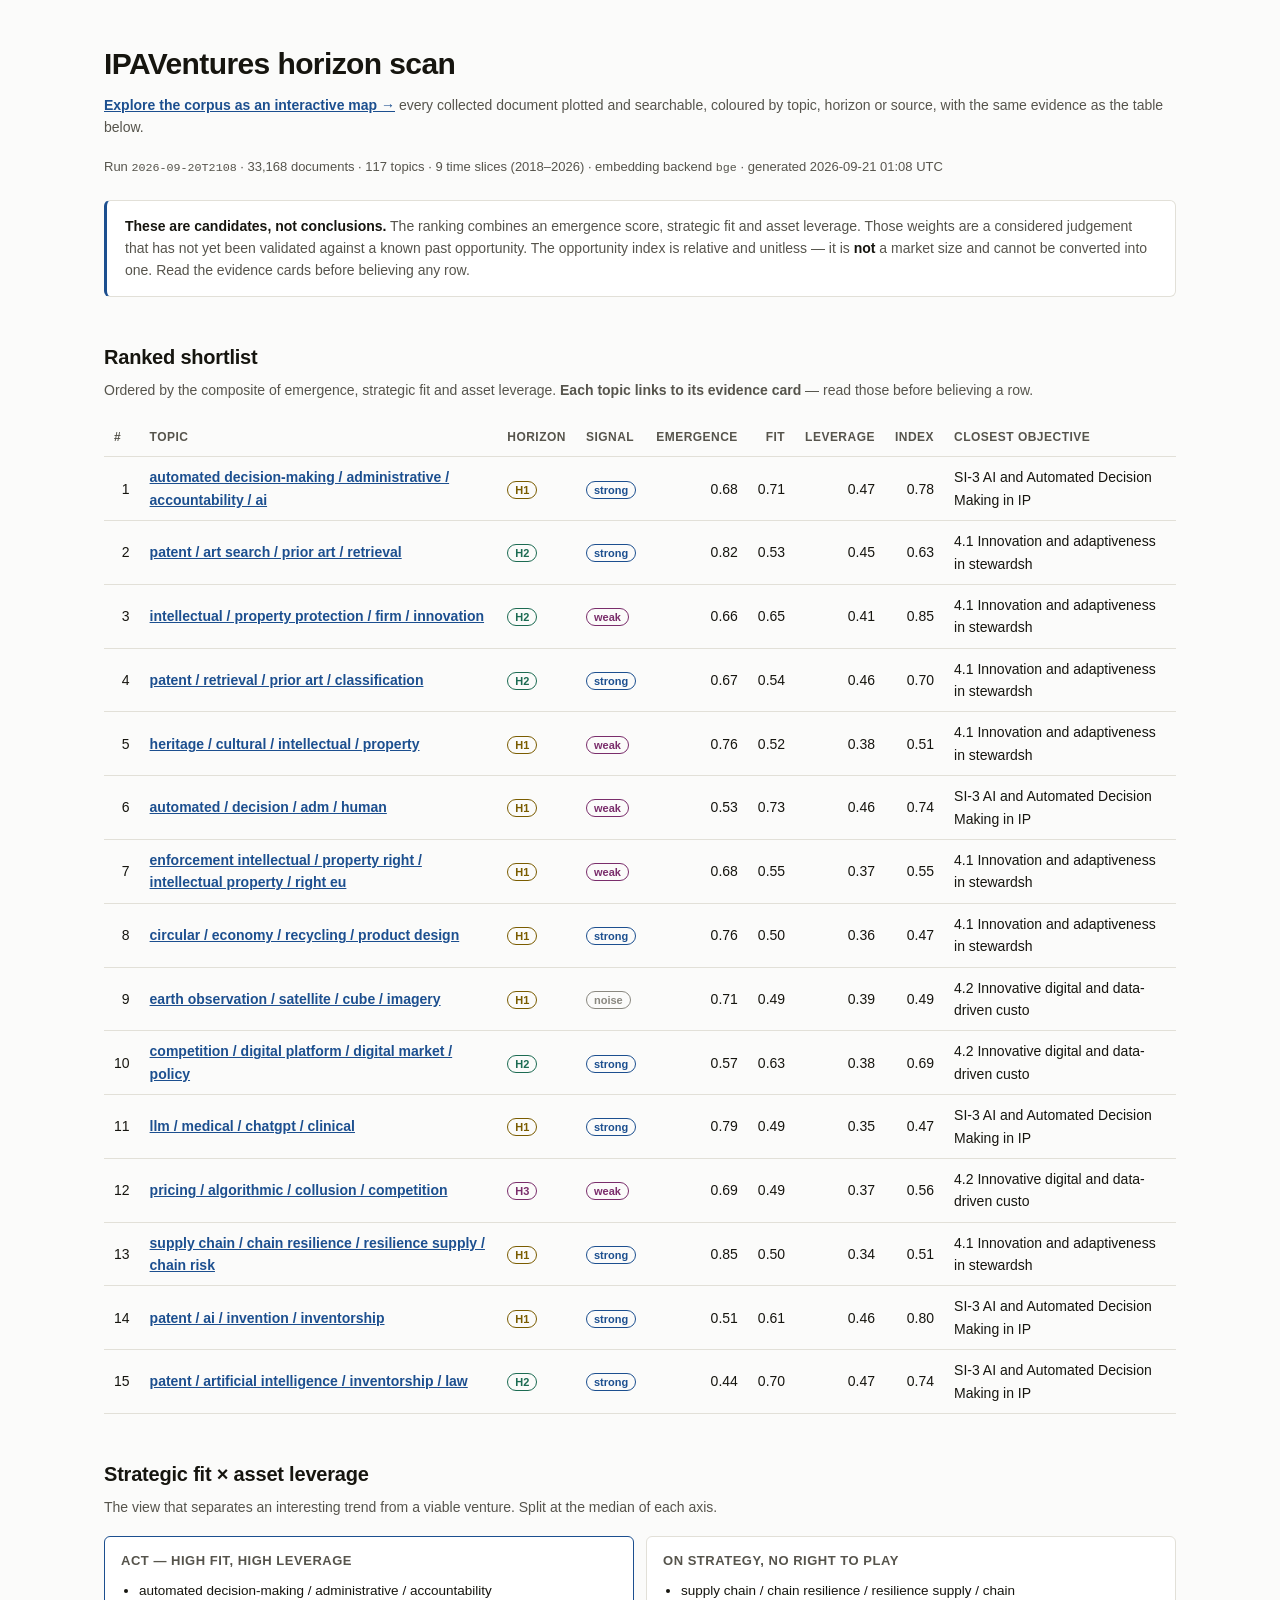
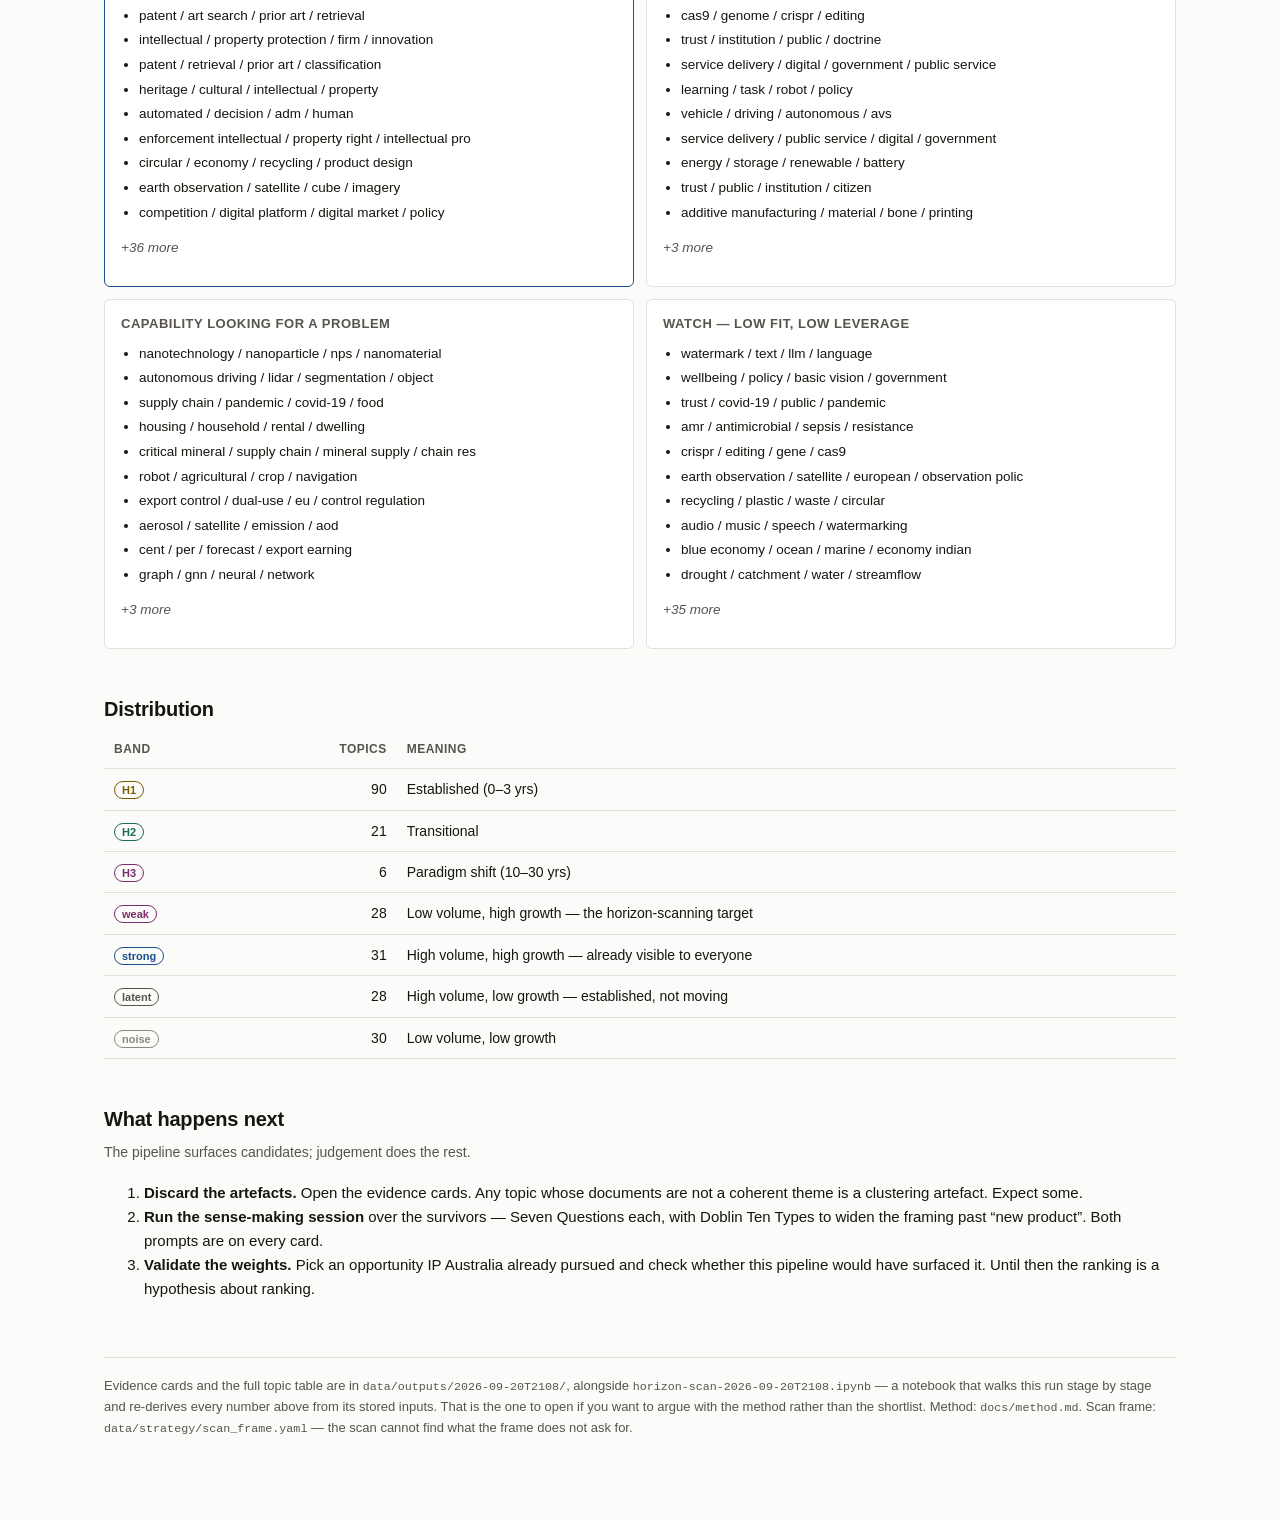
<file: docs/index.html>
<!doctype html>
<html lang="en">
<head>
<meta charset="utf-8">
<meta name="viewport" content="width=device-width, initial-scale=1">

<title>IPAVentures Horizon Scan</title>
<style>
:root {
  --bg: #fbfbfa; --fg: #16150f; --muted: #56544c; --line: #e2e0d8;
  --card: #ffffff; --accent: #1c4f8f;
  --h1: #7a5c00; --h2: #1c6b52; --h3: #7a2d6b;
  --weak: #7a2d6b; --strong: #1c4f8f; --latent: #56544c; --noise: #8a8880;
}
@media (prefers-color-scheme: dark) {
  :root {
    --bg: #14150f; --fg: #f2f1ea; --muted: #a3a196; --line: #2f3128;
    --card: #1c1e17; --accent: #86b3ec;
    --h1: #e0bc55; --h2: #6fc9a6; --h3: #d78fc4;
    --weak: #d78fc4; --strong: #86b3ec; --latent: #a3a196; --noise: #75736b;
  }
}
* { box-sizing: border-box; }
body {
  margin: 0; background: var(--bg); color: var(--fg);
  font: 15px/1.6 -apple-system, BlinkMacSystemFont, "Segoe UI", Roboto, sans-serif;
}
.wrap { max-width: 1120px; margin: 0 auto; padding: 40px 24px 80px; }
h1 { font-size: 30px; margin: 0 0 6px; letter-spacing: -0.02em; }
h2 { font-size: 20px; margin: 44px 0 6px; letter-spacing: -0.01em; }
h2 + .sub { margin-top: 0; }
.sub { color: var(--muted); margin: 0 0 18px; font-size: 14px; }
.meta { color: var(--muted); font-size: 13px; margin-bottom: 22px; }
.callout {
  background: var(--card); border: 1px solid var(--line);
  border-left: 3px solid var(--accent); border-radius: 6px;
  padding: 14px 18px; margin: 22px 0; font-size: 14px; color: var(--muted);
}
.callout strong { color: var(--fg); }
.scroll { overflow-x: auto; -webkit-overflow-scrolling: touch; }
table { border-collapse: collapse; width: 100%; font-size: 14px; min-width: 720px; }
th, td { text-align: left; padding: 9px 10px; border-bottom: 1px solid var(--line); }
th { font-weight: 600; font-size: 12px; text-transform: uppercase;
     letter-spacing: 0.04em; color: var(--muted); }
td.num, th.num { text-align: right; font-variant-numeric: tabular-nums; }
tbody tr:hover { background: var(--card); }
.tag { font-size: 11px; font-weight: 600; padding: 2px 7px; border-radius: 10px;
       border: 1px solid currentColor; white-space: nowrap; }
.H1 { color: var(--h1); } .H2 { color: var(--h2); } .H3 { color: var(--h3); }
.weak { color: var(--weak); } .strong { color: var(--strong); }
.latent { color: var(--latent); } .noise { color: var(--noise); }
.grid { display: grid; grid-template-columns: 1fr 1fr; gap: 12px; margin: 8px 0 4px; }
@media (max-width: 720px) { .grid { grid-template-columns: 1fr; } }
.quad { background: var(--card); border: 1px solid var(--line);
        border-radius: 6px; padding: 14px 16px; }
.quad h3 { margin: 0 0 8px; font-size: 13px; text-transform: uppercase;
           letter-spacing: 0.04em; color: var(--muted); }
.quad.act { border-color: var(--accent); }
.quad ul { margin: 0; padding-left: 18px; }
.quad li { margin: 3px 0; font-size: 13.5px; }
.quad .empty { color: var(--muted); font-style: italic; font-size: 13.5px; }
a { color: var(--accent); }
code { font-family: ui-monospace, SFMono-Regular, Menlo, monospace; font-size: 0.9em; }
footer { margin-top: 56px; padding-top: 18px; border-top: 1px solid var(--line);
         color: var(--muted); font-size: 13px; }
</style>
</head>
<body>
<div class="wrap">
<h1>IPAVentures horizon scan</h1>
<p class="sub"><a href="dashboard.html"><strong>Explore the corpus as an interactive map →</strong></a> every collected document plotted and searchable, coloured by topic, horizon or source, with the same evidence as the table below.</p>
<p class="meta">Run <code>2026-09-20T2108</code> · 33,168 documents · 117 topics · 9 time slices (2018–2026) · embedding backend <code>bge</code> · generated 2026-09-21 01:08 UTC</p>
<div class="callout"><strong>These are candidates, not conclusions.</strong> The ranking combines an emergence score, strategic fit and asset leverage. Those weights are a considered judgement that has not yet been validated against a known past opportunity. The opportunity index is relative and unitless — it is <strong>not</strong> a market size and cannot be converted into one. Read the evidence cards before believing any row.</div>
<h2>Ranked shortlist</h2>
<p class="sub">Ordered by the composite of emergence, strategic fit and asset leverage. <strong>Each topic links to its evidence card</strong> — read those before believing a row.</p>
<div class="scroll"><table><thead><tr><th>#</th><th>Topic</th><th>Horizon</th><th>Signal</th><th class="num">Emergence</th><th class="num">Fit</th><th class="num">Leverage</th><th class="num">Index</th><th>Closest objective</th></tr></thead><tbody>
<tr><td class="num">1</td><td><a href="https://github.com/Thomas-Amann-IPAustralia/BigThink/blob/main/data/outputs/2026-09-20T2108/evidence/01_2026-09-20T2108-T0032.md"><strong>automated decision-making / administrative / accountability / ai</strong></a></td><td><span class="tag H1" title="Established (0–3 yrs)">H1</span></td><td><span class="tag strong">strong</span></td><td class="num">0.68</td><td class="num">0.71</td><td class="num">0.47</td><td class="num">0.78</td><td>SI-3 AI and Automated Decision Making in IP </td></tr>
<tr><td class="num">2</td><td><a href="https://github.com/Thomas-Amann-IPAustralia/BigThink/blob/main/data/outputs/2026-09-20T2108/evidence/02_2026-09-20T2108-T0039.md"><strong>patent / art search / prior art / retrieval</strong></a></td><td><span class="tag H2" title="Transitional">H2</span></td><td><span class="tag strong">strong</span></td><td class="num">0.82</td><td class="num">0.53</td><td class="num">0.45</td><td class="num">0.63</td><td>4.1 Innovation and adaptiveness in stewardsh</td></tr>
<tr><td class="num">3</td><td><a href="https://github.com/Thomas-Amann-IPAustralia/BigThink/blob/main/data/outputs/2026-09-20T2108/evidence/03_2026-09-20T2108-T0091.md"><strong>intellectual / property protection / firm / innovation</strong></a></td><td><span class="tag H2" title="Transitional">H2</span></td><td><span class="tag weak">weak</span></td><td class="num">0.66</td><td class="num">0.65</td><td class="num">0.41</td><td class="num">0.85</td><td>4.1 Innovation and adaptiveness in stewardsh</td></tr>
<tr><td class="num">4</td><td><a href="https://github.com/Thomas-Amann-IPAustralia/BigThink/blob/main/data/outputs/2026-09-20T2108/evidence/04_2026-09-20T2108-T0012.md"><strong>patent / retrieval / prior art / classification</strong></a></td><td><span class="tag H2" title="Transitional">H2</span></td><td><span class="tag strong">strong</span></td><td class="num">0.67</td><td class="num">0.54</td><td class="num">0.46</td><td class="num">0.70</td><td>4.1 Innovation and adaptiveness in stewardsh</td></tr>
<tr><td class="num">5</td><td><a href="https://github.com/Thomas-Amann-IPAustralia/BigThink/blob/main/data/outputs/2026-09-20T2108/evidence/05_2026-09-20T2108-T0085.md"><strong>heritage / cultural / intellectual / property</strong></a></td><td><span class="tag H1" title="Established (0–3 yrs)">H1</span></td><td><span class="tag weak">weak</span></td><td class="num">0.76</td><td class="num">0.52</td><td class="num">0.38</td><td class="num">0.51</td><td>4.1 Innovation and adaptiveness in stewardsh</td></tr>
<tr><td class="num">6</td><td><a href="https://github.com/Thomas-Amann-IPAustralia/BigThink/blob/main/data/outputs/2026-09-20T2108/evidence/06_2026-09-20T2108-T0065.md"><strong>automated / decision / adm / human</strong></a></td><td><span class="tag H1" title="Established (0–3 yrs)">H1</span></td><td><span class="tag weak">weak</span></td><td class="num">0.53</td><td class="num">0.73</td><td class="num">0.46</td><td class="num">0.74</td><td>SI-3 AI and Automated Decision Making in IP </td></tr>
<tr><td class="num">7</td><td><a href="https://github.com/Thomas-Amann-IPAustralia/BigThink/blob/main/data/outputs/2026-09-20T2108/evidence/07_2026-09-20T2108-T0104.md"><strong>enforcement intellectual / property right / intellectual property / right eu</strong></a></td><td><span class="tag H1" title="Established (0–3 yrs)">H1</span></td><td><span class="tag weak">weak</span></td><td class="num">0.68</td><td class="num">0.55</td><td class="num">0.37</td><td class="num">0.55</td><td>4.1 Innovation and adaptiveness in stewardsh</td></tr>
<tr><td class="num">8</td><td><a href="https://github.com/Thomas-Amann-IPAustralia/BigThink/blob/main/data/outputs/2026-09-20T2108/evidence/08_2026-09-20T2108-T0008.md"><strong>circular / economy / recycling / product design</strong></a></td><td><span class="tag H1" title="Established (0–3 yrs)">H1</span></td><td><span class="tag strong">strong</span></td><td class="num">0.76</td><td class="num">0.50</td><td class="num">0.36</td><td class="num">0.47</td><td>4.1 Innovation and adaptiveness in stewardsh</td></tr>
<tr><td class="num">9</td><td><a href="https://github.com/Thomas-Amann-IPAustralia/BigThink/blob/main/data/outputs/2026-09-20T2108/evidence/09_2026-09-20T2108-T0116.md"><strong>earth observation / satellite / cube / imagery</strong></a></td><td><span class="tag H1" title="Established (0–3 yrs)">H1</span></td><td><span class="tag noise">noise</span></td><td class="num">0.71</td><td class="num">0.49</td><td class="num">0.39</td><td class="num">0.49</td><td>4.2 Innovative digital and data-driven custo</td></tr>
<tr><td class="num">10</td><td><a href="https://github.com/Thomas-Amann-IPAustralia/BigThink/blob/main/data/outputs/2026-09-20T2108/evidence/10_2026-09-20T2108-T0040.md"><strong>competition / digital platform / digital market / policy</strong></a></td><td><span class="tag H2" title="Transitional">H2</span></td><td><span class="tag strong">strong</span></td><td class="num">0.57</td><td class="num">0.63</td><td class="num">0.38</td><td class="num">0.69</td><td>4.2 Innovative digital and data-driven custo</td></tr>
<tr><td class="num">11</td><td><a href="https://github.com/Thomas-Amann-IPAustralia/BigThink/blob/main/data/outputs/2026-09-20T2108/evidence/11_2026-09-20T2108-T0046.md"><strong>llm / medical / chatgpt / clinical</strong></a></td><td><span class="tag H1" title="Established (0–3 yrs)">H1</span></td><td><span class="tag strong">strong</span></td><td class="num">0.79</td><td class="num">0.49</td><td class="num">0.35</td><td class="num">0.47</td><td>SI-3 AI and Automated Decision Making in IP </td></tr>
<tr><td class="num">12</td><td><a href="https://github.com/Thomas-Amann-IPAustralia/BigThink/blob/main/data/outputs/2026-09-20T2108/evidence/12_2026-09-20T2108-T0081.md"><strong>pricing / algorithmic / collusion / competition</strong></a></td><td><span class="tag H3" title="Paradigm shift (10–30 yrs)">H3</span></td><td><span class="tag weak">weak</span></td><td class="num">0.69</td><td class="num">0.49</td><td class="num">0.37</td><td class="num">0.56</td><td>4.2 Innovative digital and data-driven custo</td></tr>
<tr><td class="num">13</td><td><a href="https://github.com/Thomas-Amann-IPAustralia/BigThink/blob/main/data/outputs/2026-09-20T2108/evidence/13_2026-09-20T2108-T0014.md"><strong>supply chain / chain resilience / resilience supply / chain risk</strong></a></td><td><span class="tag H1" title="Established (0–3 yrs)">H1</span></td><td><span class="tag strong">strong</span></td><td class="num">0.85</td><td class="num">0.50</td><td class="num">0.34</td><td class="num">0.51</td><td>4.1 Innovation and adaptiveness in stewardsh</td></tr>
<tr><td class="num">14</td><td><a href="https://github.com/Thomas-Amann-IPAustralia/BigThink/blob/main/data/outputs/2026-09-20T2108/evidence/14_2026-09-20T2108-T0061.md"><strong>patent / ai / invention / inventorship</strong></a></td><td><span class="tag H1" title="Established (0–3 yrs)">H1</span></td><td><span class="tag strong">strong</span></td><td class="num">0.51</td><td class="num">0.61</td><td class="num">0.46</td><td class="num">0.80</td><td>SI-3 AI and Automated Decision Making in IP </td></tr>
<tr><td class="num">15</td><td><a href="https://github.com/Thomas-Amann-IPAustralia/BigThink/blob/main/data/outputs/2026-09-20T2108/evidence/15_2026-09-20T2108-T0044.md"><strong>patent / artificial intelligence / inventorship / law</strong></a></td><td><span class="tag H2" title="Transitional">H2</span></td><td><span class="tag strong">strong</span></td><td class="num">0.44</td><td class="num">0.70</td><td class="num">0.47</td><td class="num">0.74</td><td>SI-3 AI and Automated Decision Making in IP </td></tr>
</tbody></table></div>
<h2>Strategic fit × asset leverage</h2>
<p class="sub">The view that separates an interesting trend from a viable venture. Split at the median of each axis.</p>
<div class="grid">
<div class="quad act"><h3>Act — high fit, high leverage</h3>
<ul><li>automated decision-making / administrative / accountability </li><li>patent / art search / prior art / retrieval</li><li>intellectual / property protection / firm / innovation</li><li>patent / retrieval / prior art / classification</li><li>heritage / cultural / intellectual / property</li><li>automated / decision / adm / human</li><li>enforcement intellectual / property right / intellectual pro</li><li>circular / economy / recycling / product design</li><li>earth observation / satellite / cube / imagery</li><li>competition / digital platform / digital market / policy</li></ul>
<p class="empty">+36 more</p>
</div>
<div class="quad"><h3>On strategy, no right to play</h3>
<ul><li>supply chain / chain resilience / resilience supply / chain </li><li>cas9 / genome / crispr / editing</li><li>trust / institution / public / doctrine</li><li>service delivery / digital / government / public service</li><li>learning / task / robot / policy</li><li>vehicle / driving / autonomous / avs</li><li>service delivery / public service / digital / government</li><li>energy / storage / renewable / battery</li><li>trust / public / institution / citizen</li><li>additive manufacturing / material / bone / printing</li></ul>
<p class="empty">+3 more</p>
</div>
<div class="quad"><h3>Capability looking for a problem</h3>
<ul><li>nanotechnology / nanoparticle / nps / nanomaterial</li><li>autonomous driving / lidar / segmentation / object</li><li>supply chain / pandemic / covid-19 / food</li><li>housing / household / rental / dwelling</li><li>critical mineral / supply chain / mineral supply / chain res</li><li>robot / agricultural / crop / navigation</li><li>export control / dual-use / eu / control regulation</li><li>aerosol / satellite / emission / aod</li><li>cent / per / forecast / export earning</li><li>graph / gnn / neural / network</li></ul>
<p class="empty">+3 more</p>
</div>
<div class="quad"><h3>Watch — low fit, low leverage</h3>
<ul><li>watermark / text / llm / language</li><li>wellbeing / policy / basic vision / government</li><li>trust / covid-19 / public / pandemic</li><li>amr / antimicrobial / sepsis / resistance</li><li>crispr / editing / gene / cas9</li><li>earth observation / satellite / european / observation polic</li><li>recycling / plastic / waste / circular</li><li>audio / music / speech / watermarking</li><li>blue economy / ocean / marine / economy indian</li><li>drought / catchment / water / streamflow</li></ul>
<p class="empty">+35 more</p>
</div>
</div>
<h2>Distribution</h2>
<div class="scroll"><table><thead><tr><th>Band</th><th class="num">Topics</th><th>Meaning</th></tr></thead><tbody>
<tr><td><span class="tag H1">H1</span></td><td class="num">90</td><td>Established (0–3 yrs)</td></tr>
<tr><td><span class="tag H2">H2</span></td><td class="num">21</td><td>Transitional</td></tr>
<tr><td><span class="tag H3">H3</span></td><td class="num">6</td><td>Paradigm shift (10–30 yrs)</td></tr>
<tr><td><span class="tag weak">weak</span></td><td class="num">28</td><td>Low volume, high growth — the horizon-scanning target</td></tr>
<tr><td><span class="tag strong">strong</span></td><td class="num">31</td><td>High volume, high growth — already visible to everyone</td></tr>
<tr><td><span class="tag latent">latent</span></td><td class="num">28</td><td>High volume, low growth — established, not moving</td></tr>
<tr><td><span class="tag noise">noise</span></td><td class="num">30</td><td>Low volume, low growth</td></tr>
</tbody></table></div>
<h2>What happens next</h2>
<p class="sub">The pipeline surfaces candidates; judgement does the rest.</p><ol><li><strong>Discard the artefacts.</strong> Open the evidence cards. Any topic whose documents are not a coherent theme is a clustering artefact. Expect some.</li><li><strong>Run the sense-making session</strong> over the survivors — Seven Questions each, with Doblin Ten Types to widen the framing past “new product”. Both prompts are on every card.</li><li><strong>Validate the weights.</strong> Pick an opportunity IP Australia already pursued and check whether this pipeline would have surfaced it. Until then the ranking is a hypothesis about ranking.</li></ol>
<footer>Evidence cards and the full topic table are in <code>data/outputs/2026-09-20T2108/</code>, alongside <code>horizon-scan-2026-09-20T2108.ipynb</code> — a notebook that walks this run stage by stage and re-derives every number above from its stored inputs. That is the one to open if you want to argue with the method rather than the shortlist. Method: <code>docs/method.md</code>. Scan frame: <code>data/strategy/scan_frame.yaml</code> — the scan cannot find what the frame does not ask for.</footer>
</div>
</body>
</html>
</file>
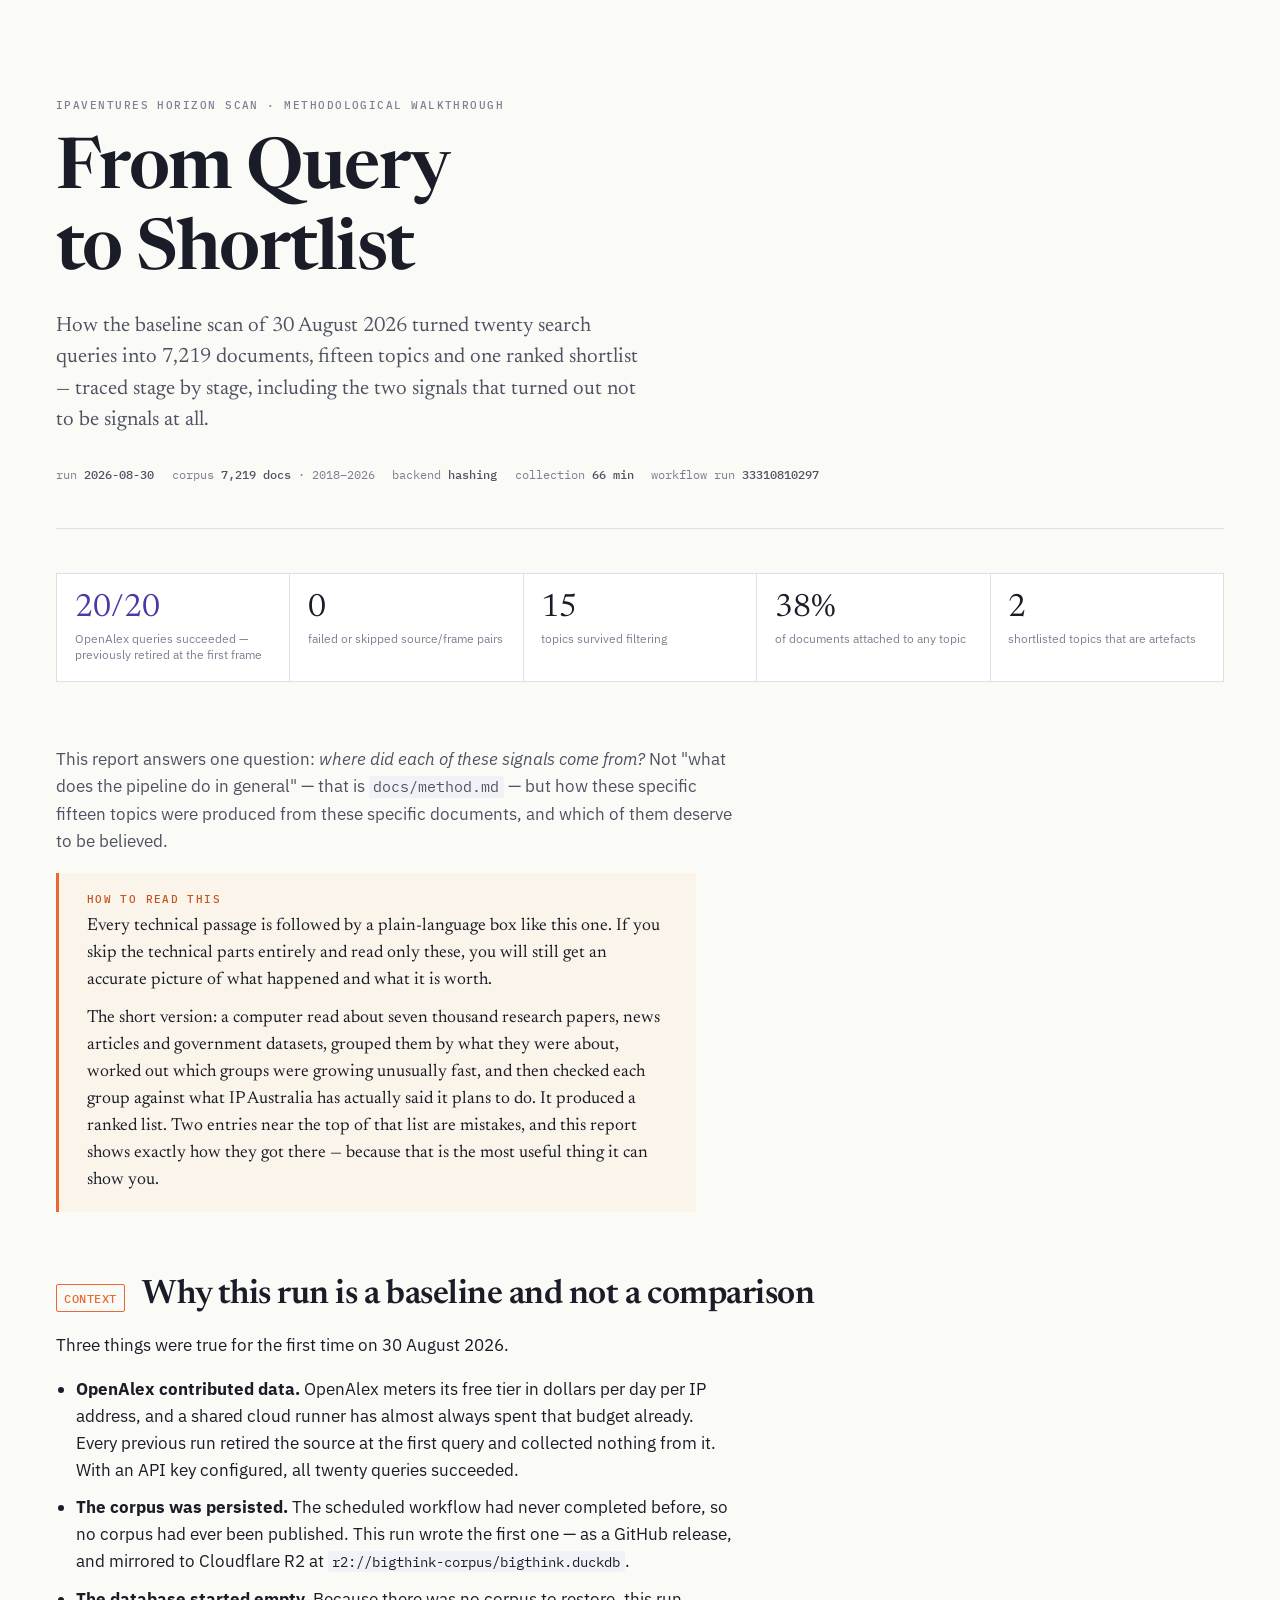
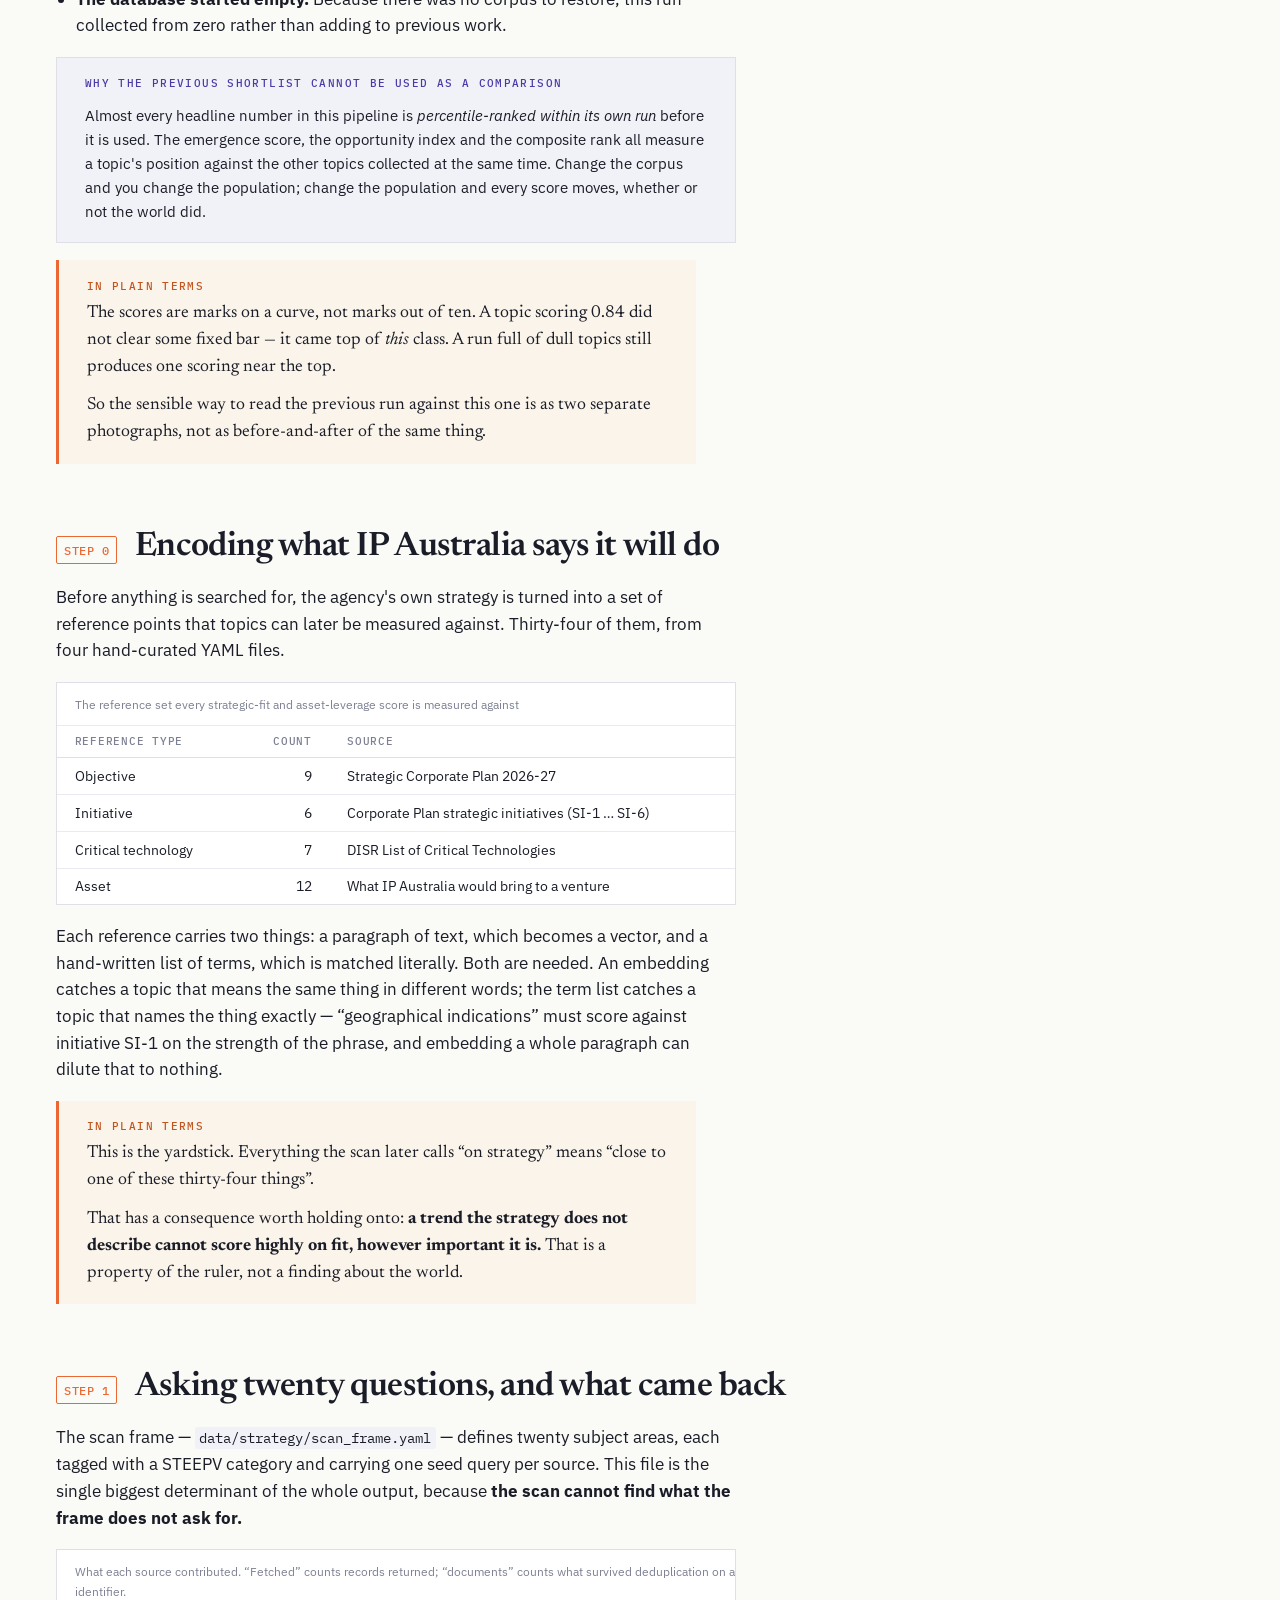
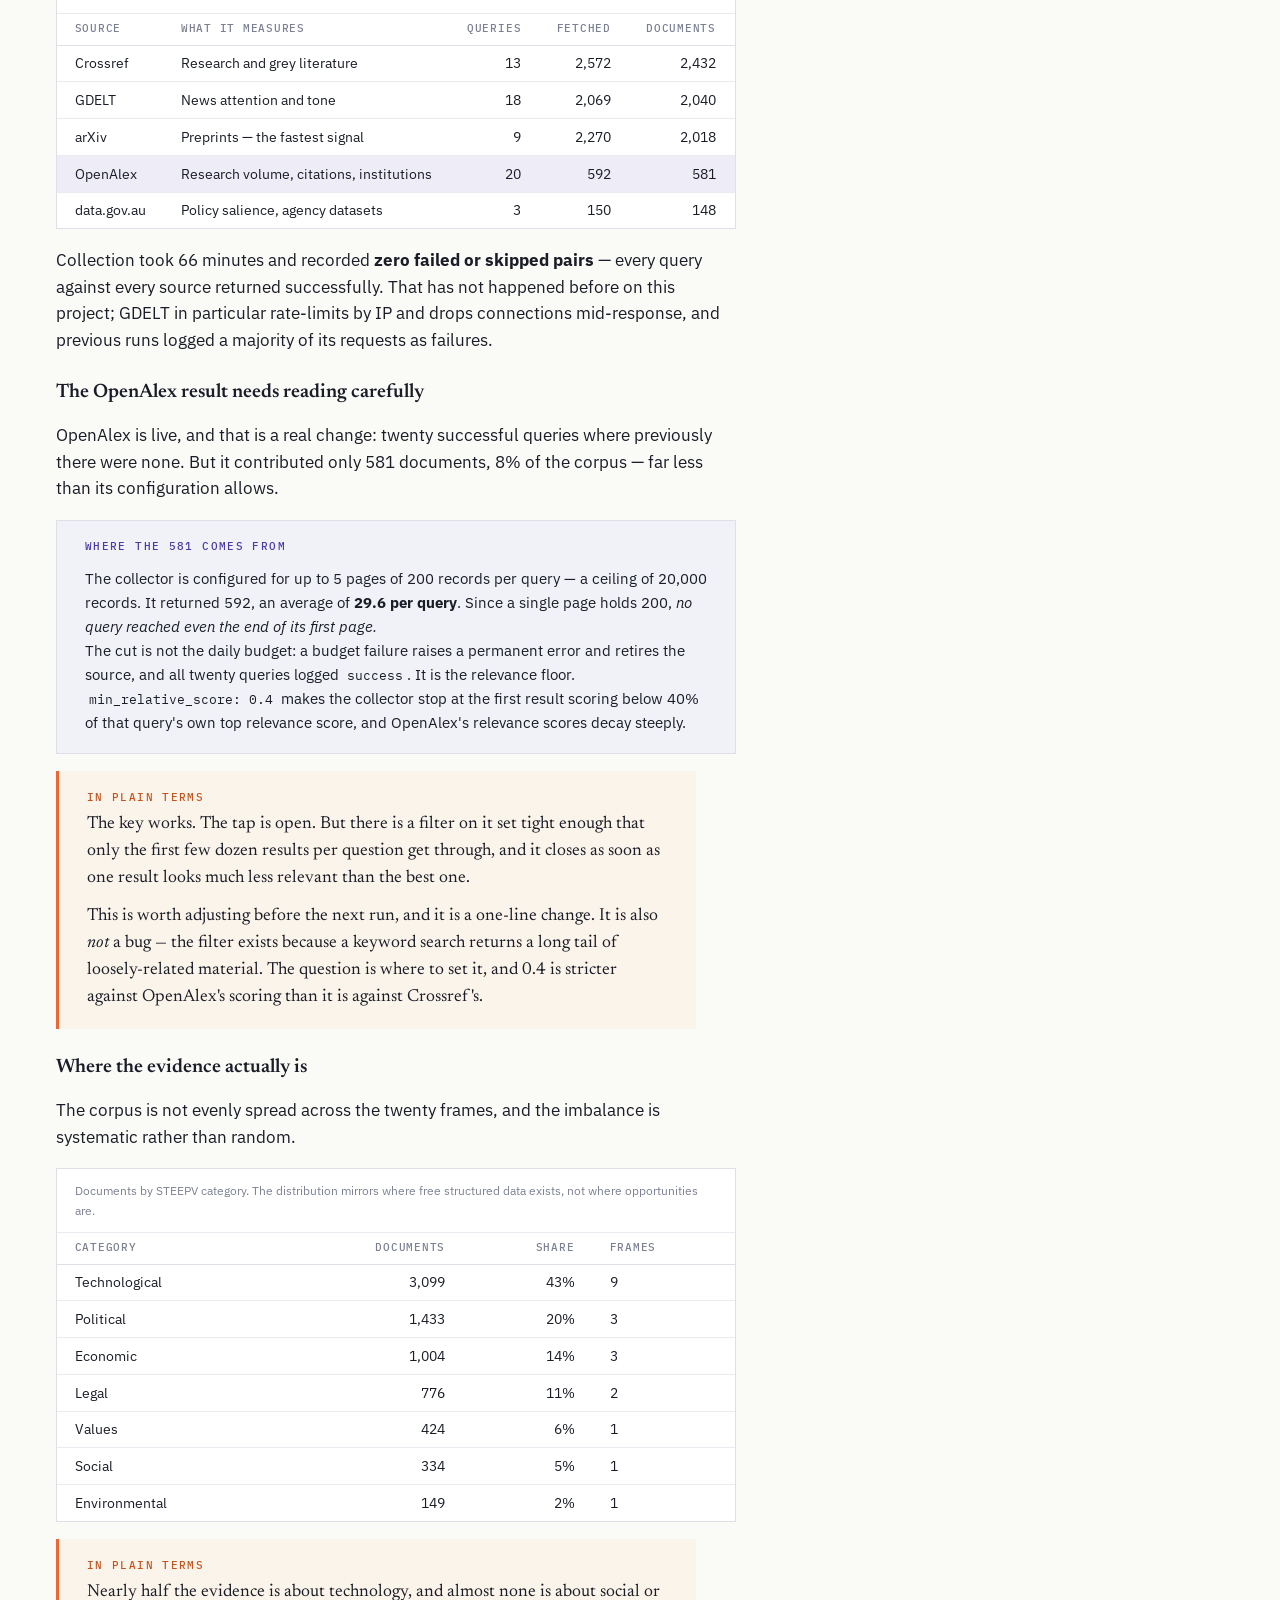
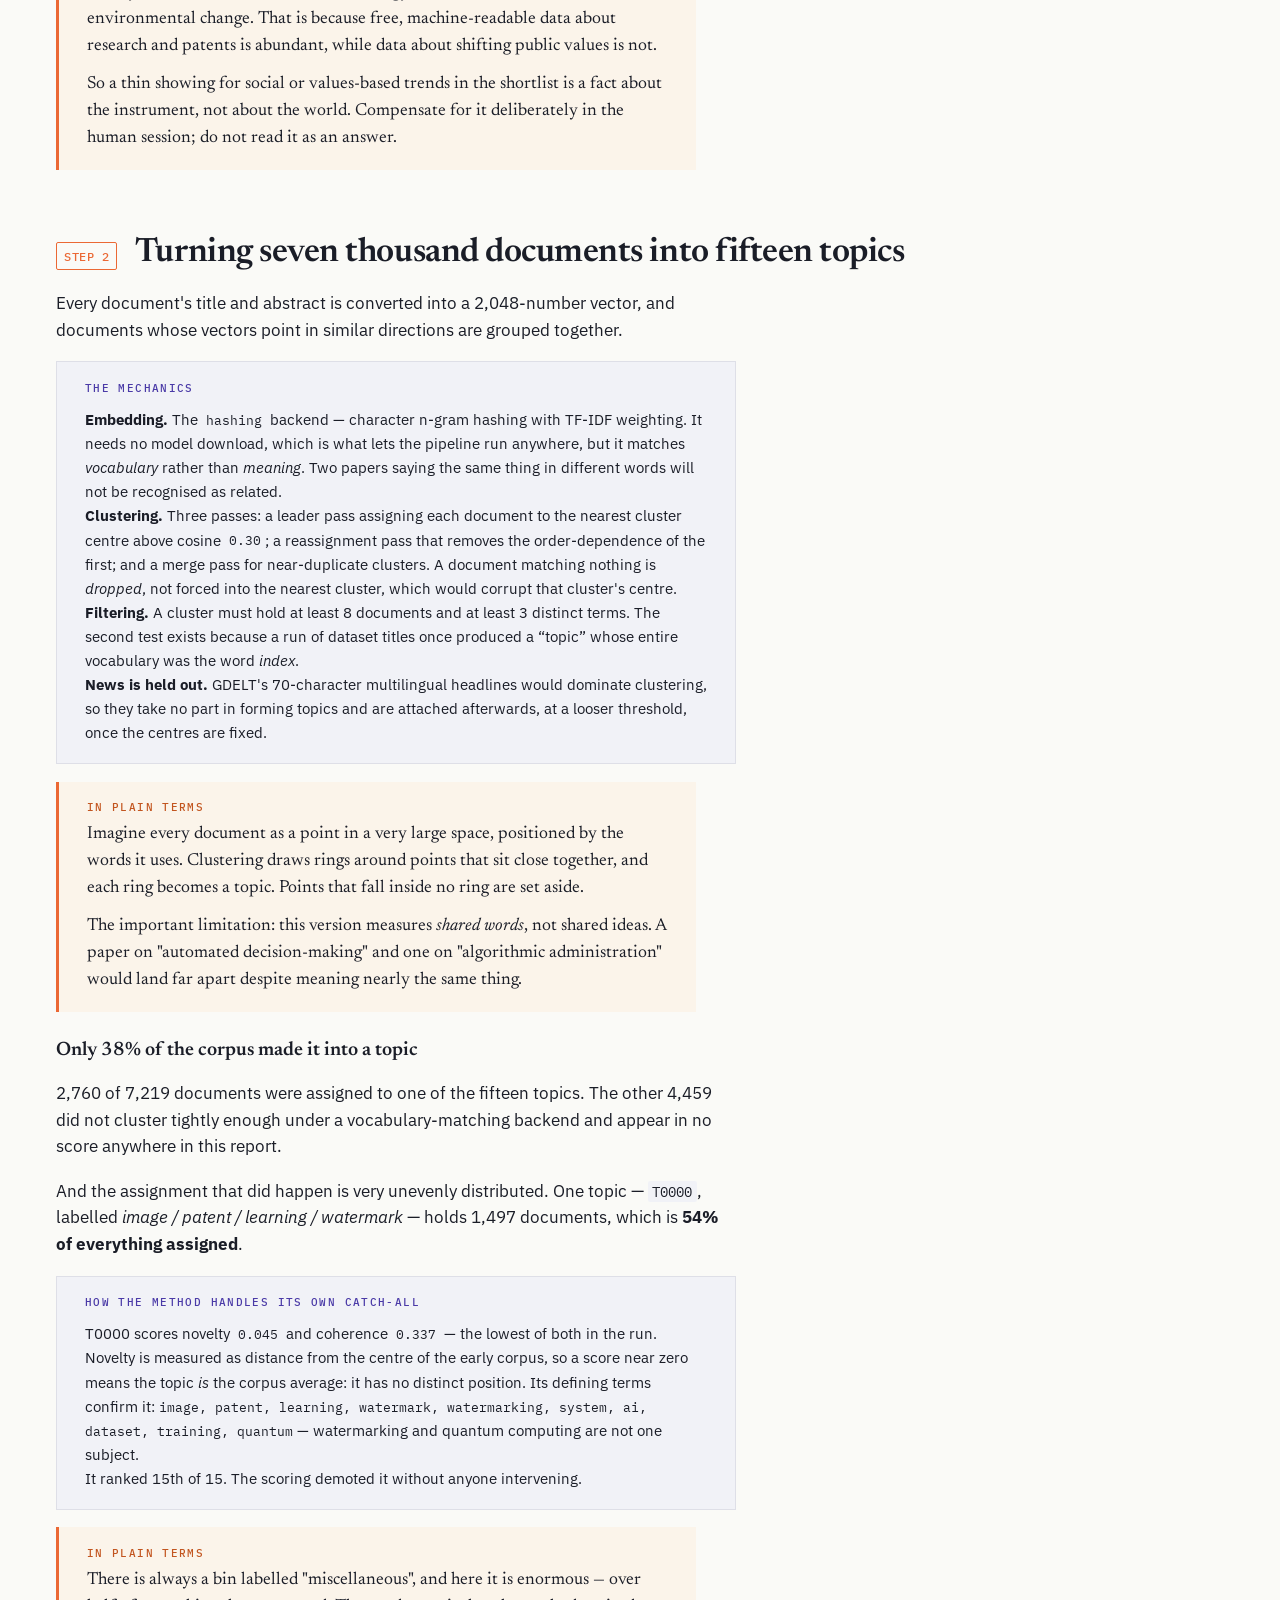
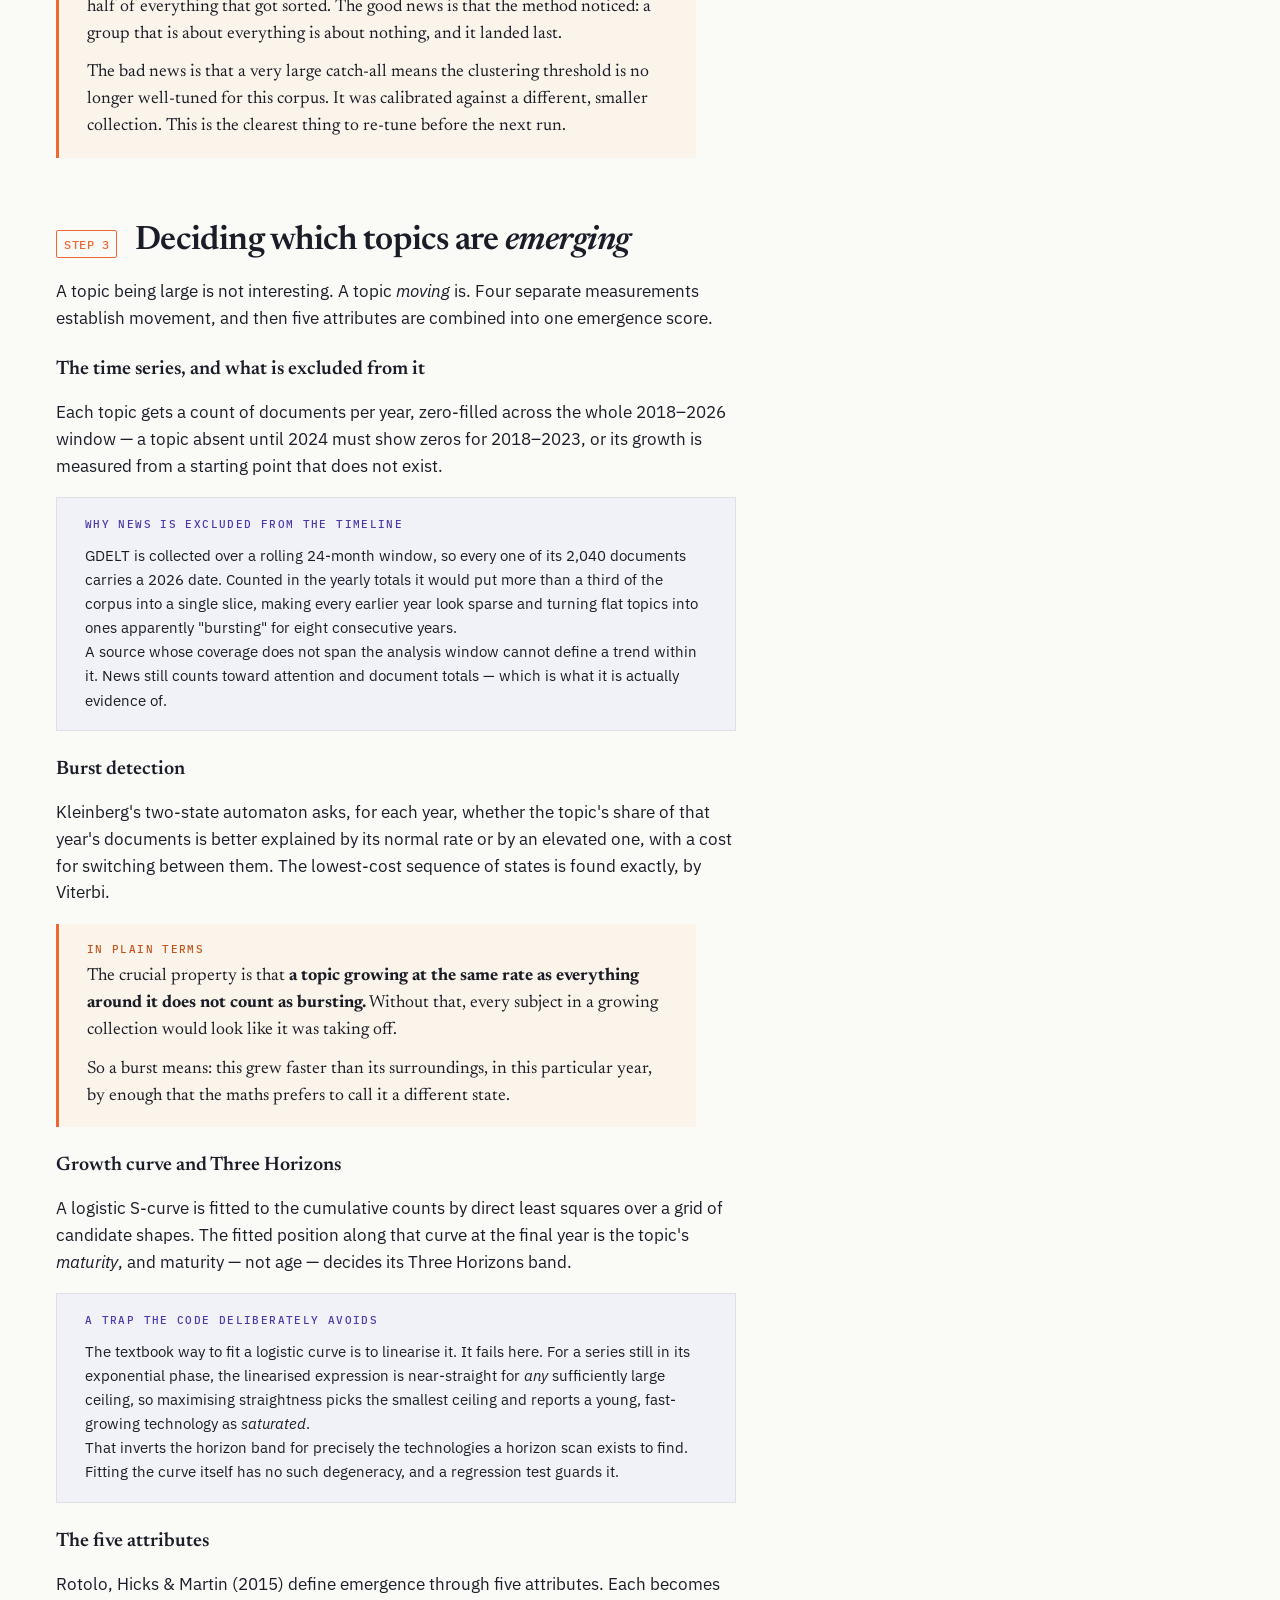
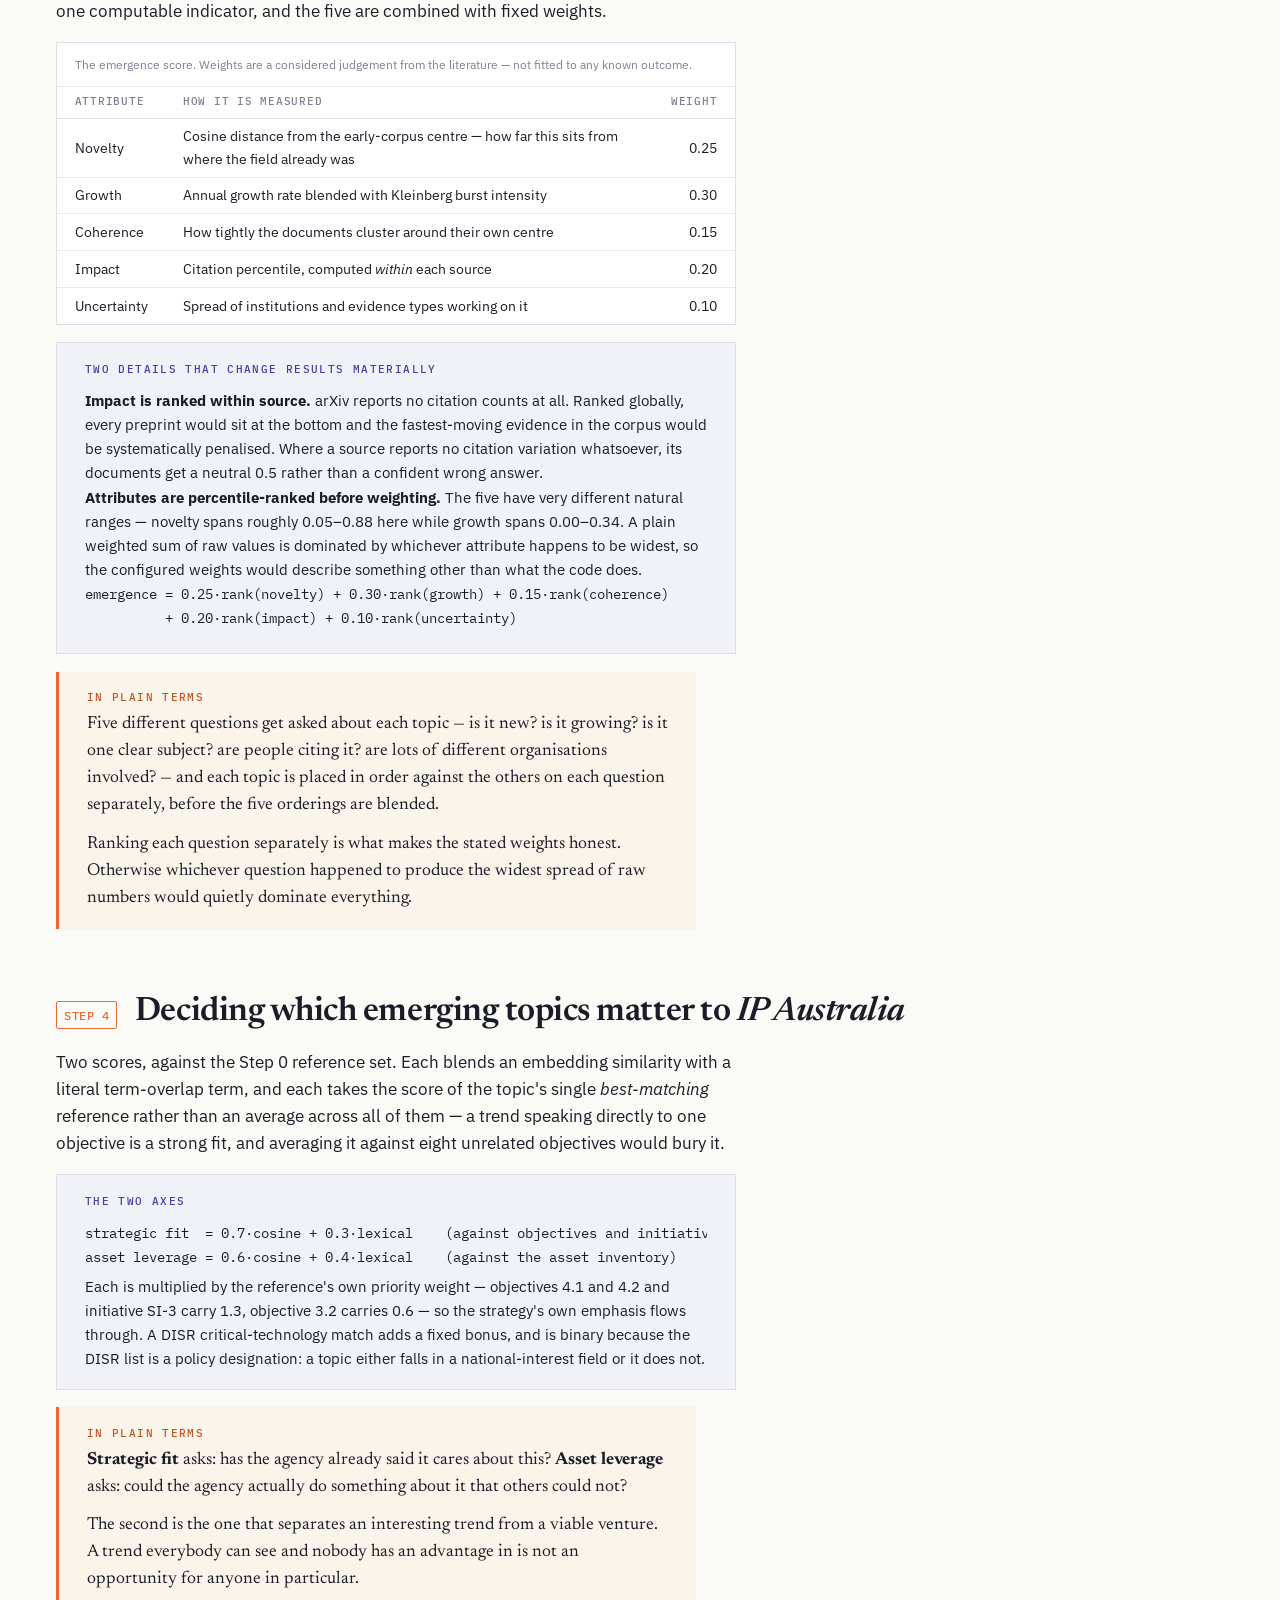
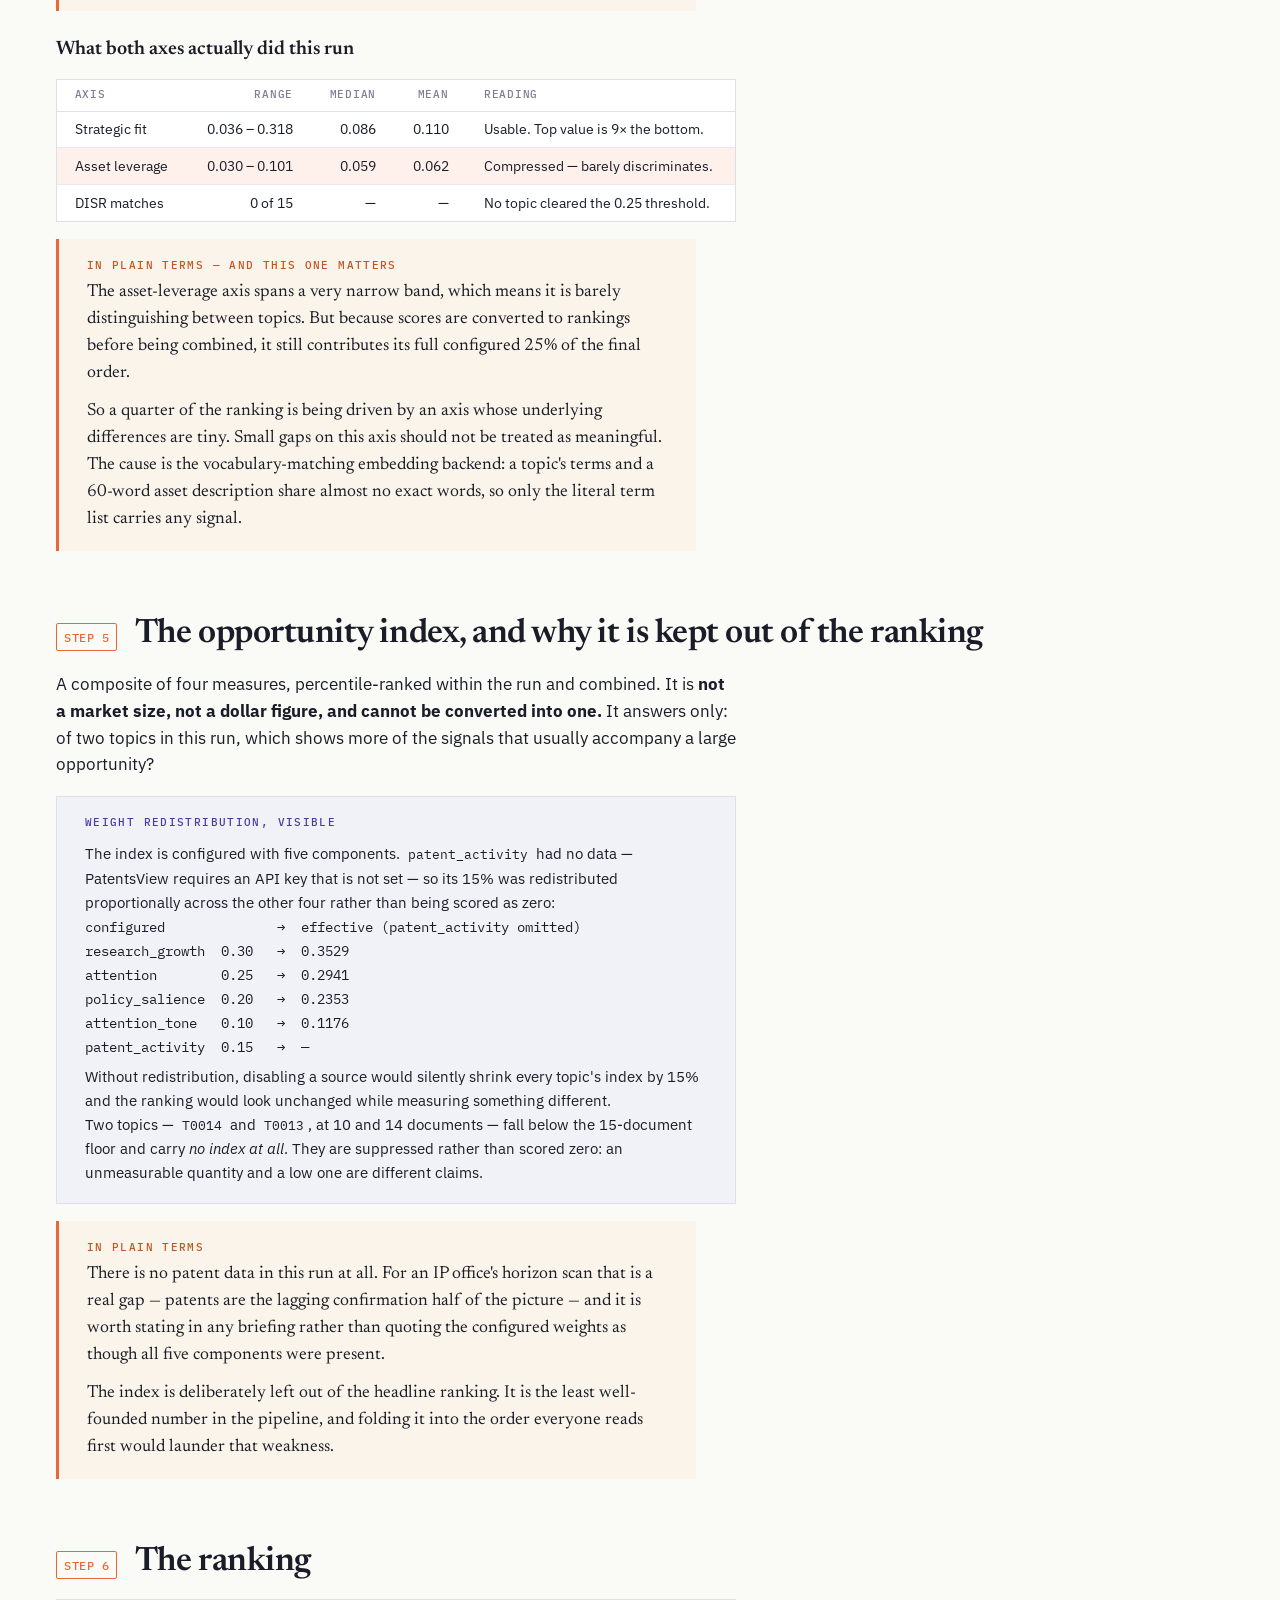
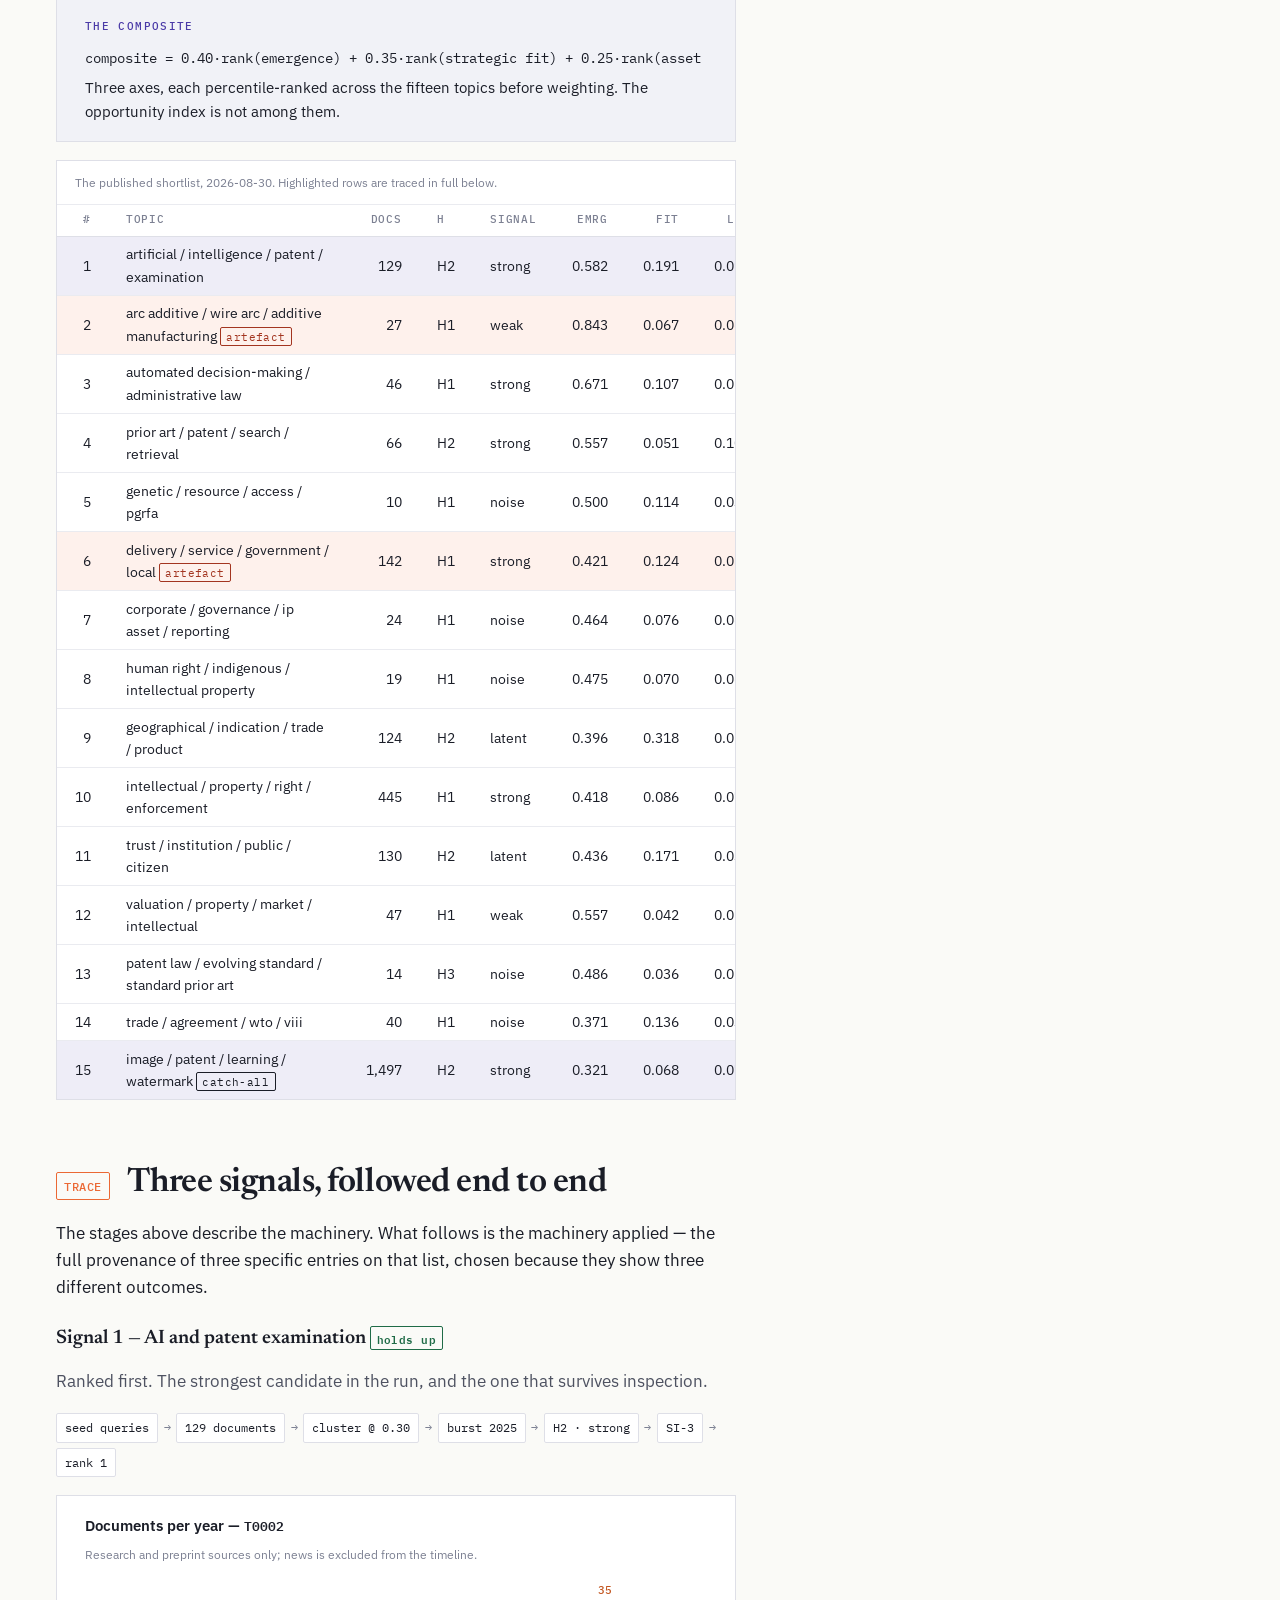
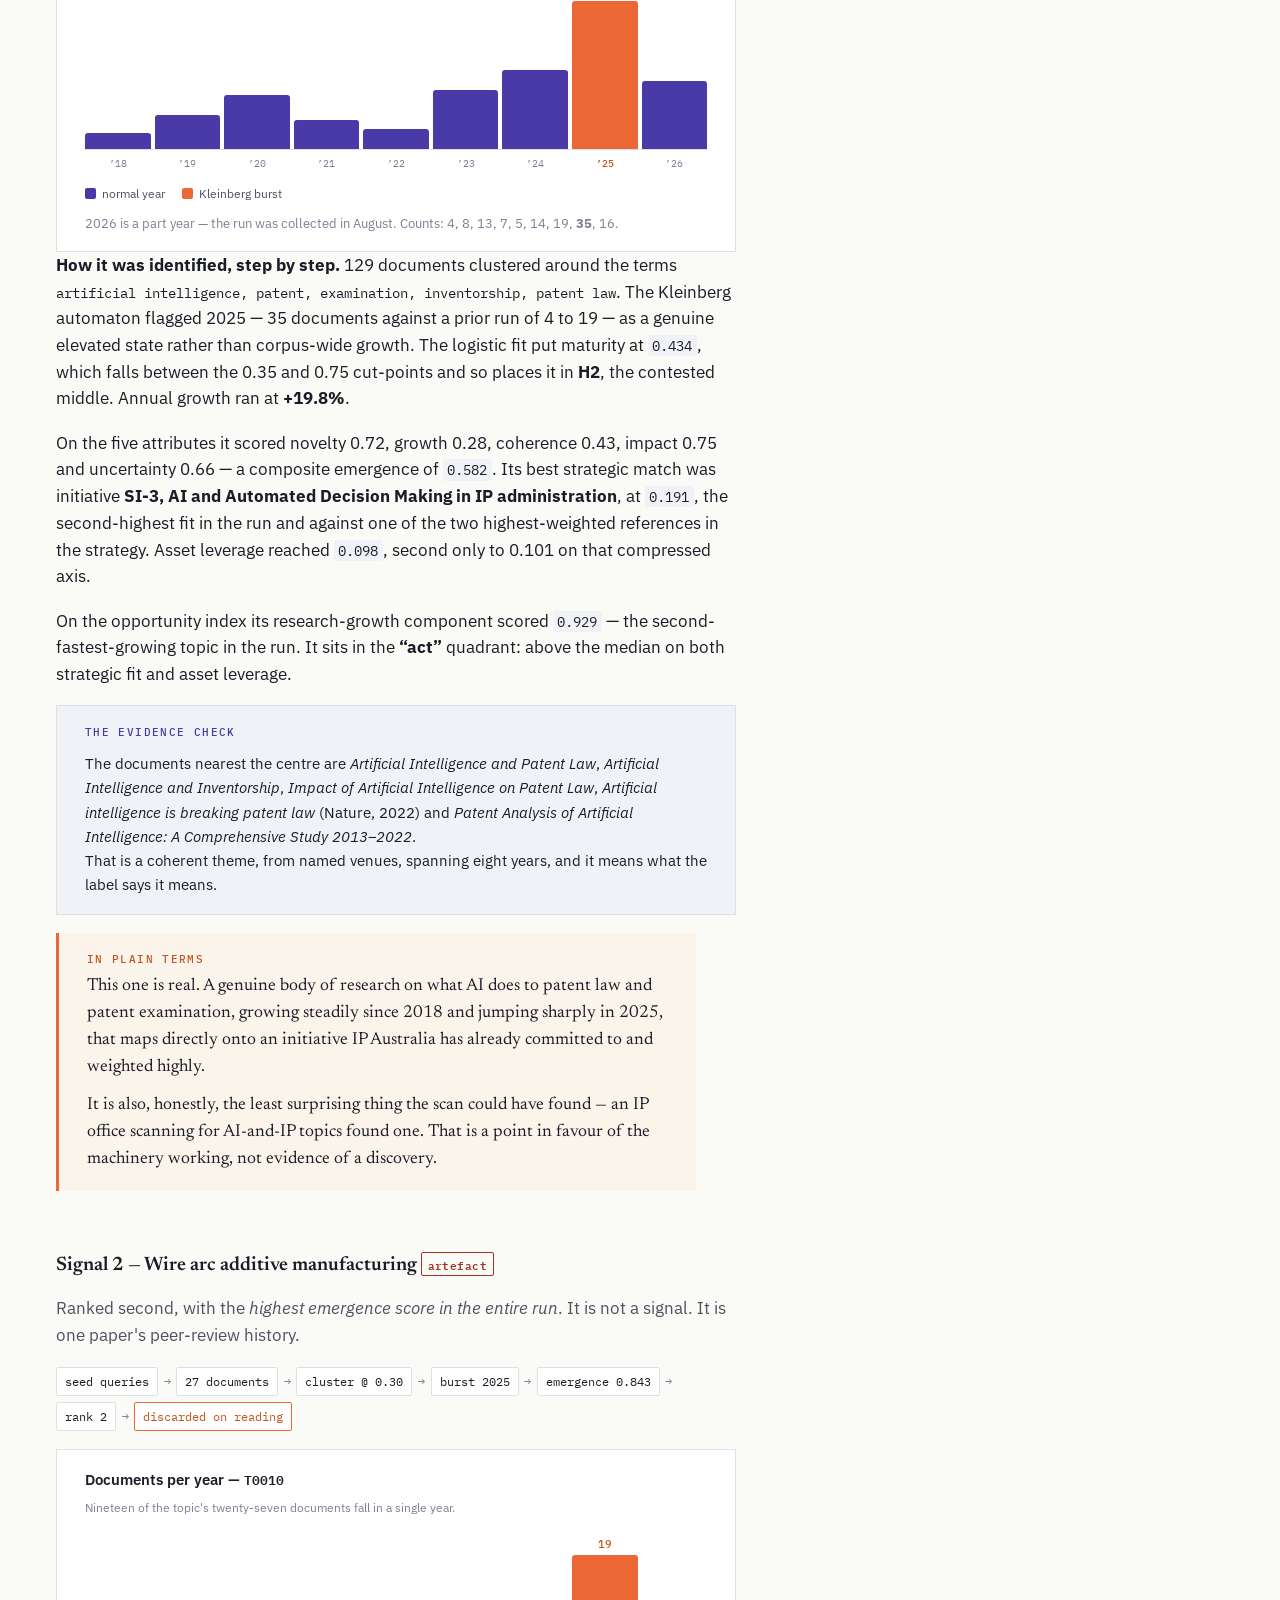
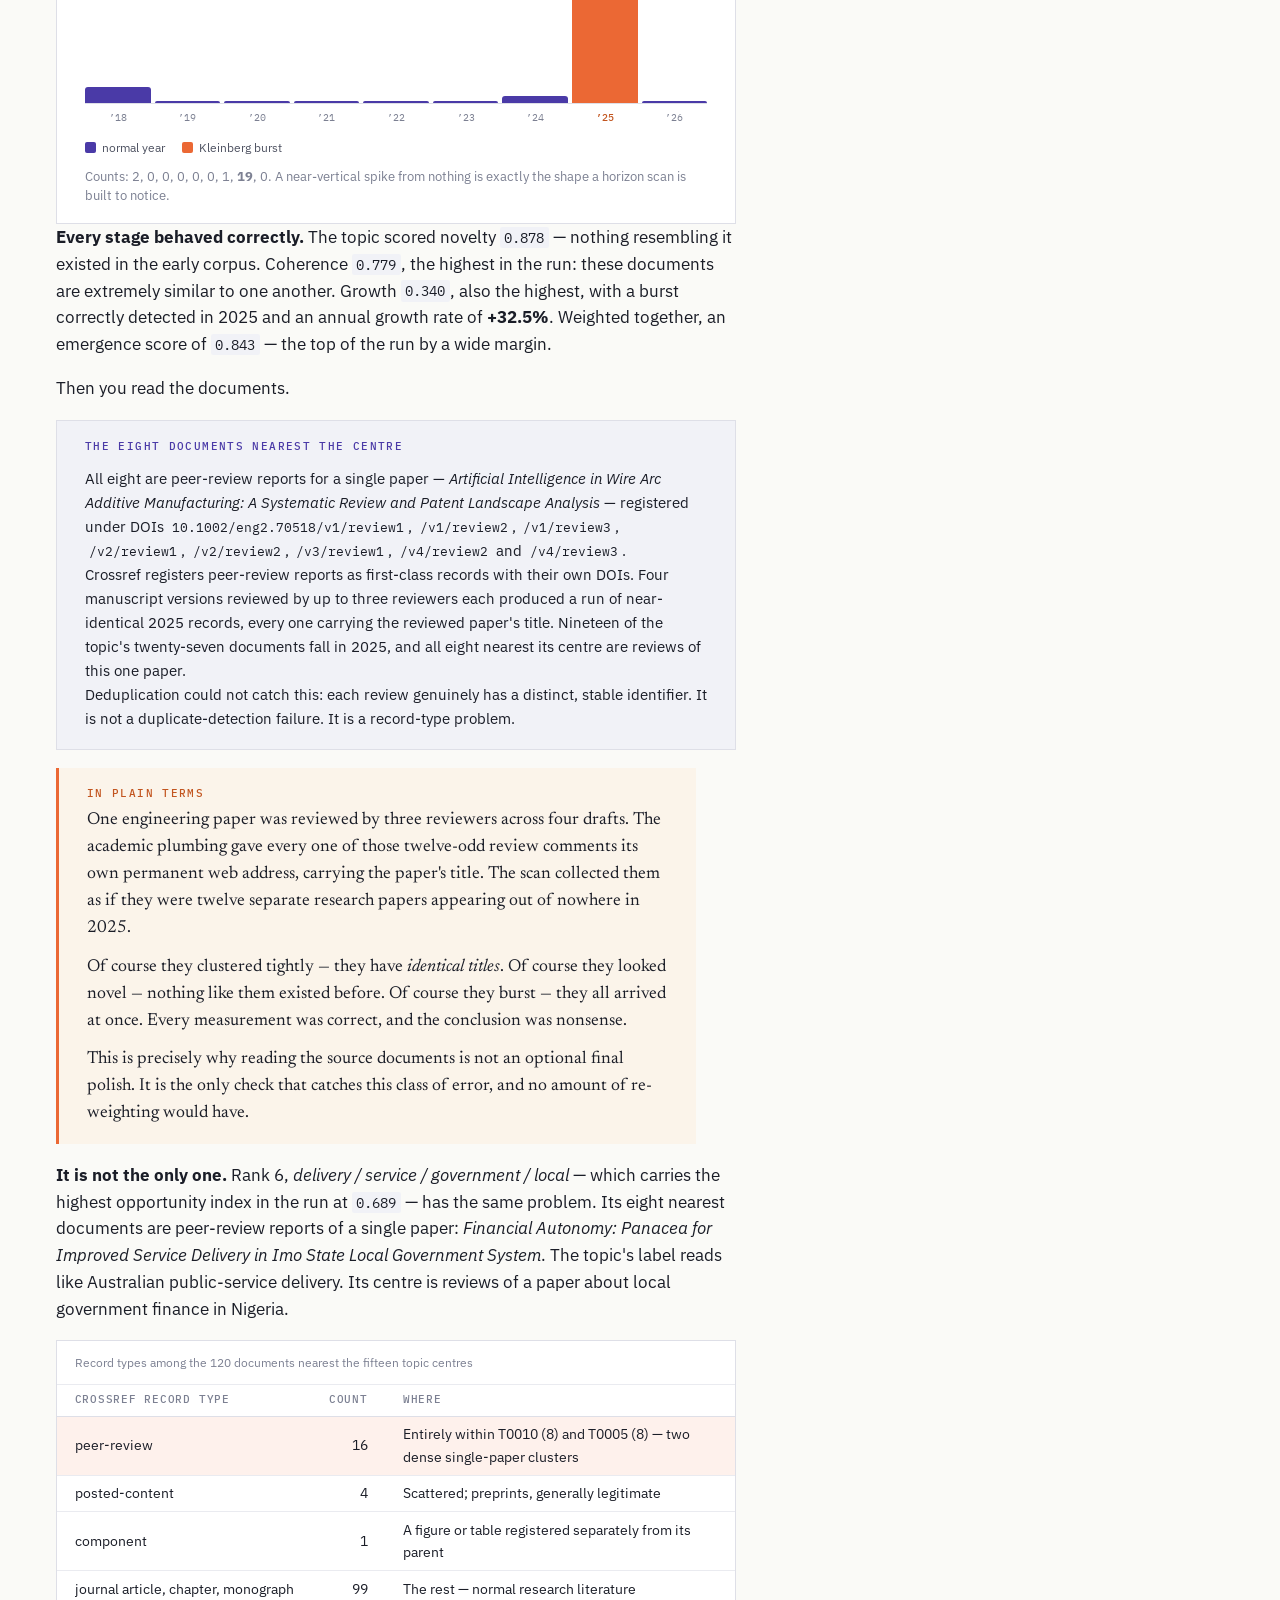
<file: docs/signal-walkthrough-2026-08-30.html>
<!doctype html>
<html lang="en">
<head>
<meta charset="utf-8">
<meta name="viewport" content="width=device-width, initial-scale=1">
<title>From Query to Shortlist</title>
<link rel="preconnect" href="https://fonts.googleapis.com">
<link rel="preconnect" href="https://fonts.gstatic.com" crossorigin>
<link rel="stylesheet" href="https://fonts.googleapis.com/css2?family=Newsreader:ital,opsz,wght@0,6..72,400;0,6..72,500;0,6..72,600;1,6..72,400&family=IBM+Plex+Mono:wght@400;500&family=IBM+Plex+Sans:wght@400;500;600&display=swap">

<style>
/* ============================================================
   Two registers, encoded in colour AND type:
     technical → cool ground, violet rules, Plex Sans / Plex Mono
     plain     → warm ground, orange rule, Newsreader serif
   Data marks use the validated violet/orange pair (all six
   checks pass, light and dark).
   ============================================================ */
:root {
  --paper:        #FAFAF7;
  --surface:      #FFFFFF;
  --surface-cool: #F1F2F7;
  --surface-warm: #FBF4EA;
  --ink:          #1A1D27;
  --ink-soft:     #4E5261;
  --ink-faint:    #7C8092;
  --rule:         #DEDFE7;
  --rule-soft:    #EAEBF0;

  --accent:       #4a3aa7;
  --accent-quiet: #6B5CC4;
  --flag:         #eb6834;
  --flag-quiet:   #C2551F;

  --good:         #1F6B47;
  --bad:          #A33520;

  --measure: 68ch;
  --s1: .35rem; --s2: .7rem; --s3: 1.1rem; --s4: 1.75rem;
  --s5: 2.75rem; --s6: 4rem; --s7: 6rem;
}
@media (prefers-color-scheme: dark) {
  :root:not([data-theme="light"]) {
    --paper:        #14151B;
    --surface:      #1A1C24;
    --surface-cool: #1E2130;
    --surface-warm: #251E17;
    --ink:          #E9EAF1;
    --ink-soft:     #B2B6C6;
    --ink-faint:    #838899;
    --rule:         #2C3040;
    --rule-soft:    #232734;

    --accent:       #9085e9;
    --accent-quiet: #A79EEF;
    --flag:         #d95926;
    --flag-quiet:   #E0764A;

    --good:         #5FB98B;
    --bad:          #E0806A;
  }
}
:root[data-theme="dark"] {
  --paper:        #14151B;
  --surface:      #1A1C24;
  --surface-cool: #1E2130;
  --surface-warm: #251E17;
  --ink:          #E9EAF1;
  --ink-soft:     #B2B6C6;
  --ink-faint:    #838899;
  --rule:         #2C3040;
  --rule-soft:    #232734;

  --accent:       #9085e9;
  --accent-quiet: #A79EEF;
  --flag:         #d95926;
  --flag-quiet:   #E0764A;

  --good:         #5FB98B;
  --bad:          #E0806A;
}

*, *::before, *::after { box-sizing: border-box; }

body {
  background: var(--paper);
  color: var(--ink);
  font-family: "IBM Plex Sans", ui-sans-serif, system-ui, -apple-system, "Segoe UI", sans-serif;
  font-size: 16.5px;
  line-height: 1.62;
  -webkit-font-smoothing: antialiased;
}

.wrap { max-width: 82rem; margin: 0 auto; padding: 0 clamp(1rem, 4vw, 3rem) var(--s7); }
.col  { max-width: var(--measure); }

h1, h2, h3, h4 {
  font-family: Newsreader, ui-serif, Georgia, serif;
  font-weight: 600; line-height: 1.15; text-wrap: balance; margin: 0;
}
p { margin: 0; }

.eyebrow {
  font-family: "IBM Plex Mono", ui-monospace, monospace;
  font-size: .7rem; letter-spacing: .13em; text-transform: uppercase;
  color: var(--ink-faint); font-weight: 500;
}

/* ---------- masthead ---------- */
.masthead {
  border-bottom: 1px solid var(--rule);
  padding: clamp(3rem, 8vw, 5.5rem) 0 var(--s5);
  display: flex; flex-direction: column; gap: var(--s3);
}
.masthead h1 {
  font-size: clamp(2.6rem, 7vw, 4.4rem);
  letter-spacing: -.022em; max-width: 16ch;
}
.masthead .standfirst {
  font-family: Newsreader, ui-serif, Georgia, serif;
  font-size: clamp(1.1rem, 2.2vw, 1.3rem);
  color: var(--ink-soft); max-width: 54ch; line-height: 1.5;
}
.runline {
  display: flex; flex-wrap: wrap; gap: var(--s1) var(--s3);
  font-family: "IBM Plex Mono", ui-monospace, monospace;
  font-size: .76rem; color: var(--ink-faint); margin-top: var(--s2);
}
.runline b { color: var(--ink-soft); font-weight: 500; }

/* ---------- stat row ---------- */
.stats {
  display: grid; gap: 1px; background: var(--rule);
  grid-template-columns: repeat(auto-fit, minmax(9.5rem, 1fr));
  border: 1px solid var(--rule); margin: var(--s5) 0 0;
}
.stat { background: var(--surface); padding: var(--s3) var(--s3) var(--s3); }
.stat .n {
  font-family: Newsreader, ui-serif, Georgia, serif;
  font-size: 2rem; line-height: 1; font-variant-numeric: tabular-nums;
  display: block; margin-bottom: var(--s1);
}
.stat .k { font-size: .78rem; color: var(--ink-faint); line-height: 1.35; display: block; }
.stat.hl .n { color: var(--accent); }

/* ---------- steps ---------- */
.step { padding-top: var(--s6); }
.step-head { display: flex; gap: var(--s3); align-items: baseline; margin-bottom: var(--s3); }
.step-num {
  font-family: "IBM Plex Mono", ui-monospace, monospace;
  font-size: .78rem; font-weight: 500; color: var(--flag);
  border: 1px solid var(--flag); border-radius: 2px;
  padding: .18rem .45rem; flex: none; letter-spacing: .04em;
}
.step-head h2 { font-size: clamp(1.55rem, 3.4vw, 2.1rem); letter-spacing: -.014em; }
.step > .col > * + * { margin-top: var(--s3); }

h3 { font-size: 1.22rem; margin-top: var(--s4) !important; }
h4 { font-family: "IBM Plex Sans", sans-serif; font-size: .95rem; font-weight: 600; }

a { color: var(--accent); text-underline-offset: 2px; text-decoration-thickness: 1px; }

/* ---------- the plain-language register ---------- */
.plain {
  background: var(--surface-warm);
  border-left: 3px solid var(--flag);
  padding: var(--s3) var(--s4);
  font-family: Newsreader, ui-serif, Georgia, serif;
  font-size: 1.09rem; line-height: 1.55; color: var(--ink);
  max-width: 64ch;
}
.plain .lbl {
  display: block; font-family: "IBM Plex Mono", ui-monospace, monospace;
  font-size: .66rem; letter-spacing: .13em; text-transform: uppercase;
  color: var(--flag-quiet); margin-bottom: var(--s1); font-weight: 500;
}
.plain p + p { margin-top: var(--s2); }

/* ---------- technical inset ---------- */
.tech {
  background: var(--surface-cool);
  border: 1px solid var(--rule);
  padding: var(--s3) var(--s4);
  font-size: .93rem;
}
.tech .lbl {
  display: block; font-family: "IBM Plex Mono", ui-monospace, monospace;
  font-size: .66rem; letter-spacing: .13em; text-transform: uppercase;
  color: var(--accent); margin-bottom: var(--s2); font-weight: 500;
}
.formula {
  font-family: "IBM Plex Mono", ui-monospace, monospace;
  font-size: .86rem; line-height: 1.75; color: var(--ink);
  overflow-x: auto; white-space: pre; padding-bottom: var(--s1);
}
code, .mono { font-family: "IBM Plex Mono", ui-monospace, monospace; font-size: .87em; }
code { background: var(--surface-cool); padding: .08em .3em; border-radius: 2px; }

/* ---------- tables ---------- */
.scroll { overflow-x: auto; border: 1px solid var(--rule); background: var(--surface); }
table { border-collapse: collapse; width: 100%; font-size: .86rem; }
caption {
  caption-side: top; text-align: left; padding: var(--s2) var(--s3);
  font-size: .78rem; color: var(--ink-faint); border-bottom: 1px solid var(--rule-soft);
}
th, td { padding: .42rem var(--s3); text-align: left; white-space: nowrap; }
th {
  font-family: "IBM Plex Mono", ui-monospace, monospace;
  font-size: .68rem; letter-spacing: .07em; text-transform: uppercase;
  color: var(--ink-faint); font-weight: 500; border-bottom: 1px solid var(--rule);
}
td { border-bottom: 1px solid var(--rule-soft); font-variant-numeric: tabular-nums; }
tbody tr:last-child td { border-bottom: 0; }
td.num, th.num { text-align: right; }
td.name { white-space: normal; min-width: 15rem; }
tr.flagged td { background: color-mix(in srgb, var(--flag) 9%, transparent); }
tr.hero   td { background: color-mix(in srgb, var(--accent) 9%, transparent); }
.tag {
  font-family: "IBM Plex Mono", ui-monospace, monospace; font-size: .66rem;
  padding: .1rem .35rem; border-radius: 2px; letter-spacing: .04em;
  border: 1px solid currentColor;
}
.tag.bad  { color: var(--bad); }
.tag.good { color: var(--good); }

/* ---------- charts ---------- */
figure { margin: 0; background: var(--surface); border: 1px solid var(--rule); padding: var(--s3) var(--s4) var(--s3); }
figcaption { font-size: .8rem; color: var(--ink-faint); margin-top: var(--s2); line-height: 1.45; }
.chart-title { font-size: .95rem; font-weight: 600; margin-bottom: var(--s1); }
.chart-sub { font-size: .78rem; color: var(--ink-faint); margin-bottom: var(--s3); }
.bars { display: flex; align-items: flex-end; gap: 4px; height: 168px; padding-top: 1.25rem; }
.bcol { flex: 1; display: flex; align-items: flex-end; height: 100%; position: relative; cursor: default; }
.bar { width: 100%; background: var(--accent); border-radius: 3px 3px 0 0; min-height: 2px; transition: opacity .12s; }
.bcol.burst .bar { background: var(--flag); }
.bcol:hover .bar { opacity: .75; }
.blab {
  font-family: "IBM Plex Mono", ui-monospace, monospace; font-size: .64rem;
  color: var(--ink-faint); font-variant-numeric: tabular-nums;
}
.bcol.burst .blab { color: var(--flag-quiet); font-weight: 500; }
.bval {
  position: absolute; top: -1.2rem; left: 0; right: 0; text-align: center;
  font-family: "IBM Plex Mono", ui-monospace, monospace; font-size: .68rem;
  font-variant-numeric: tabular-nums; color: var(--flag-quiet); font-weight: 500;
}
.axis { border-top: 1px solid var(--rule); display: flex; gap: 4px; padding-top: var(--s1); }
.axis .bcol { height: auto; justify-content: center; }
.axis .blab { width: 100%; text-align: center; }
.legend { display: flex; gap: var(--s3); flex-wrap: wrap; font-size: .76rem; color: var(--ink-soft); margin-top: var(--s2); }
.legend span { display: inline-flex; align-items: center; gap: .35rem; }
.sw { width: 11px; height: 11px; border-radius: 2px; display: inline-block; }

#tip {
  position: fixed; z-index: 40; pointer-events: none; opacity: 0;
  transition: opacity .1s; background: var(--ink); color: var(--paper);
  font-family: "IBM Plex Mono", ui-monospace, monospace; font-size: .72rem;
  padding: .3rem .5rem; border-radius: 3px; white-space: nowrap;
}

/* ---------- misc ---------- */
.lede { font-size: 1.06rem; color: var(--ink-soft); }
.chain {
  display: flex; flex-wrap: wrap; gap: var(--s1); align-items: center;
  font-family: "IBM Plex Mono", ui-monospace, monospace; font-size: .74rem;
}
.chain i { font-style: normal; border: 1px solid var(--rule); background: var(--surface); padding: .25rem .5rem; border-radius: 2px; }
.chain u { text-decoration: none; color: var(--ink-faint); }
ul, ol { margin: 0; padding-left: 1.25rem; }
li + li { margin-top: var(--s2); }
hr { border: 0; border-top: 1px solid var(--rule); margin: var(--s6) 0 0; }
.footer { padding-top: var(--s5); color: var(--ink-faint); font-size: .84rem; }
.verify { display: grid; gap: var(--s2); }
.vrow { display: flex; gap: var(--s3); align-items: baseline; font-size: .88rem; border-bottom: 1px solid var(--rule-soft); padding-bottom: var(--s2); }
.vrow .ok { color: var(--good); font-family: "IBM Plex Mono", monospace; font-size: .7rem; font-weight: 500; flex: none; letter-spacing: .06em; }
:focus-visible { outline: 2px solid var(--accent); outline-offset: 2px; }
@media (prefers-reduced-motion: reduce) { * { transition: none !important; } }
</style>
</head>
<body>
<div id="tip" role="status" aria-live="off"></div>

<div class="wrap">

<header class="masthead">
  <span class="eyebrow">IPAVentures horizon scan · methodological walkthrough</span>
  <h1>From Query to Shortlist</h1>
  <p class="standfirst">How the baseline scan of 30 August 2026 turned twenty search queries into 7,219 documents, fifteen topics and one ranked shortlist — traced stage by stage, including the two signals that turned out not to be signals at all.</p>
  <div class="runline">
    <span>run <b>2026-08-30</b></span>
    <span>corpus <b>7,219 docs</b> · 2018–2026</span>
    <span>backend <b>hashing</b></span>
    <span>collection <b>66 min</b></span>
    <span>workflow run <b>33310810297</b></span>
  </div>
</header>

<div class="stats">
  <div class="stat hl"><span class="n">20/20</span><span class="k">OpenAlex queries succeeded — previously retired at the first frame</span></div>
  <div class="stat"><span class="n">0</span><span class="k">failed or skipped source/frame pairs</span></div>
  <div class="stat"><span class="n">15</span><span class="k">topics survived filtering</span></div>
  <div class="stat"><span class="n">38%</span><span class="k">of documents attached to any topic</span></div>
  <div class="stat"><span class="n">2</span><span class="k">shortlisted topics that are artefacts</span></div>
</div>

<!-- ============================================================ -->
<section class="step">
  <div class="col">
    <p class="lede">This report answers one question: <em>where did each of these signals come from?</em> Not "what does the pipeline do in general" — that is <code>docs/method.md</code> — but how these specific fifteen topics were produced from these specific documents, and which of them deserve to be believed.</p>

    <div class="plain">
      <span class="lbl">How to read this</span>
      <p>Every technical passage is followed by a plain-language box like this one. If you skip the technical parts entirely and read only these, you will still get an accurate picture of what happened and what it is worth.</p>
      <p>The short version: a computer read about seven thousand research papers, news articles and government datasets, grouped them by what they were about, worked out which groups were growing unusually fast, and then checked each group against what IP Australia has actually said it plans to do. It produced a ranked list. Two entries near the top of that list are mistakes, and this report shows exactly how they got there — because that is the most useful thing it can show you.</p>
    </div>
  </div>
</section>

<!-- ============================================================ -->
<section class="step">
  <div class="step-head"><span class="step-num">CONTEXT</span><h2>Why this run is a baseline and not a comparison</h2></div>
  <div class="col">
    <p>Three things were true for the first time on 30 August 2026.</p>
    <ul>
      <li><strong>OpenAlex contributed data.</strong> OpenAlex meters its free tier in dollars per day per IP address, and a shared cloud runner has almost always spent that budget already. Every previous run retired the source at the first query and collected nothing from it. With an API key configured, all twenty queries succeeded.</li>
      <li><strong>The corpus was persisted.</strong> The scheduled workflow had never completed before, so no corpus had ever been published. This run wrote the first one — as a GitHub release, and mirrored to Cloudflare R2 at <code>r2://bigthink-corpus/bigthink.duckdb</code>.</li>
      <li><strong>The database started empty.</strong> Because there was no corpus to restore, this run collected from zero rather than adding to previous work.</li>
    </ul>

    <div class="tech">
      <span class="lbl">Why the previous shortlist cannot be used as a comparison</span>
      <p>Almost every headline number in this pipeline is <em>percentile-ranked within its own run</em> before it is used. The emergence score, the opportunity index and the composite rank all measure a topic's position against the other topics collected at the same time. Change the corpus and you change the population; change the population and every score moves, whether or not the world did.</p>
    </div>

    <div class="plain">
      <span class="lbl">In plain terms</span>
      <p>The scores are marks on a curve, not marks out of ten. A topic scoring 0.84 did not clear some fixed bar — it came top of <em>this</em> class. A run full of dull topics still produces one scoring near the top.</p>
      <p>So the sensible way to read the previous run against this one is as two separate photographs, not as before-and-after of the same thing.</p>
    </div>
  </div>
</section>

<!-- ============================================================ -->
<section class="step">
  <div class="step-head"><span class="step-num">STEP 0</span><h2>Encoding what IP Australia says it will do</h2></div>
  <div class="col">
    <p>Before anything is searched for, the agency's own strategy is turned into a set of reference points that topics can later be measured against. Thirty-four of them, from four hand-curated YAML files.</p>

    <div class="scroll">
      <table>
        <caption>The reference set every strategic-fit and asset-leverage score is measured against</caption>
        <thead><tr><th>Reference type</th><th class="num">Count</th><th>Source</th></tr></thead>
        <tbody>
          <tr><td>Objective</td><td class="num">9</td><td>Strategic Corporate Plan 2026-27</td></tr>
          <tr><td>Initiative</td><td class="num">6</td><td>Corporate Plan strategic initiatives (SI-1 … SI-6)</td></tr>
          <tr><td>Critical technology</td><td class="num">7</td><td>DISR List of Critical Technologies</td></tr>
          <tr><td>Asset</td><td class="num">12</td><td>What IP Australia would bring to a venture</td></tr>
        </tbody>
      </table>
    </div>

    <p>Each reference carries two things: a paragraph of text, which becomes a vector, and a hand-written list of terms, which is matched literally. Both are needed. An embedding catches a topic that means the same thing in different words; the term list catches a topic that names the thing exactly — “geographical indications” must score against initiative SI-1 on the strength of the phrase, and embedding a whole paragraph can dilute that to nothing.</p>

    <div class="plain">
      <span class="lbl">In plain terms</span>
      <p>This is the yardstick. Everything the scan later calls “on strategy” means “close to one of these thirty-four things”.</p>
      <p>That has a consequence worth holding onto: <strong>a trend the strategy does not describe cannot score highly on fit, however important it is.</strong> That is a property of the ruler, not a finding about the world.</p>
    </div>
  </div>
</section>

<!-- ============================================================ -->
<section class="step">
  <div class="step-head"><span class="step-num">STEP 1</span><h2>Asking twenty questions, and what came back</h2></div>
  <div class="col">
    <p>The scan frame — <code>data/strategy/scan_frame.yaml</code> — defines twenty subject areas, each tagged with a STEEPV category and carrying one seed query per source. This file is the single biggest determinant of the whole output, because <strong>the scan cannot find what the frame does not ask for.</strong></p>

    <div class="scroll">
      <table>
        <caption>What each source contributed. “Fetched” counts records returned; “documents” counts what survived deduplication on a stable identifier.</caption>
        <thead><tr><th>Source</th><th>What it measures</th><th class="num">Queries</th><th class="num">Fetched</th><th class="num">Documents</th><th class="num">Share</th></tr></thead>
        <tbody>
          <tr><td>Crossref</td><td>Research and grey literature</td><td class="num">13</td><td class="num">2,572</td><td class="num">2,432</td><td class="num">34%</td></tr>
          <tr><td>GDELT</td><td>News attention and tone</td><td class="num">18</td><td class="num">2,069</td><td class="num">2,040</td><td class="num">28%</td></tr>
          <tr><td>arXiv</td><td>Preprints — the fastest signal</td><td class="num">9</td><td class="num">2,270</td><td class="num">2,018</td><td class="num">28%</td></tr>
          <tr class="hero"><td>OpenAlex</td><td>Research volume, citations, institutions</td><td class="num">20</td><td class="num">592</td><td class="num">581</td><td class="num">8%</td></tr>
          <tr><td>data.gov.au</td><td>Policy salience, agency datasets</td><td class="num">3</td><td class="num">150</td><td class="num">148</td><td class="num">2%</td></tr>
        </tbody>
      </table>
    </div>

    <p>Collection took 66 minutes and recorded <strong>zero failed or skipped pairs</strong> — every query against every source returned successfully. That has not happened before on this project; GDELT in particular rate-limits by IP and drops connections mid-response, and previous runs logged a majority of its requests as failures.</p>

    <h3>The OpenAlex result needs reading carefully</h3>
    <p>OpenAlex is live, and that is a real change: twenty successful queries where previously there were none. But it contributed only 581 documents, 8% of the corpus — far less than its configuration allows.</p>

    <div class="tech">
      <span class="lbl">Where the 581 comes from</span>
      <p>The collector is configured for up to 5 pages of 200 records per query — a ceiling of 20,000 records. It returned 592, an average of <strong>29.6 per query</strong>. Since a single page holds 200, <em>no query reached even the end of its first page.</em></p>
      <p>The cut is not the daily budget: a budget failure raises a permanent error and retires the source, and all twenty queries logged <code>success</code>. It is the relevance floor. <code>min_relative_score: 0.4</code> makes the collector stop at the first result scoring below 40% of that query's own top relevance score, and OpenAlex's relevance scores decay steeply.</p>
    </div>

    <div class="plain">
      <span class="lbl">In plain terms</span>
      <p>The key works. The tap is open. But there is a filter on it set tight enough that only the first few dozen results per question get through, and it closes as soon as one result looks much less relevant than the best one.</p>
      <p>This is worth adjusting before the next run, and it is a one-line change. It is also <em>not</em> a bug — the filter exists because a keyword search returns a long tail of loosely-related material. The question is where to set it, and 0.4 is stricter against OpenAlex's scoring than it is against Crossref's.</p>
    </div>

    <h3>Where the evidence actually is</h3>
    <p>The corpus is not evenly spread across the twenty frames, and the imbalance is systematic rather than random.</p>

    <div class="scroll">
      <table>
        <caption>Documents by STEEPV category. The distribution mirrors where free structured data exists, not where opportunities are.</caption>
        <thead><tr><th>Category</th><th class="num">Documents</th><th class="num">Share</th><th>Frames</th></tr></thead>
        <tbody>
          <tr><td>Technological</td><td class="num">3,099</td><td class="num">43%</td><td>9</td></tr>
          <tr><td>Political</td><td class="num">1,433</td><td class="num">20%</td><td>3</td></tr>
          <tr><td>Economic</td><td class="num">1,004</td><td class="num">14%</td><td>3</td></tr>
          <tr><td>Legal</td><td class="num">776</td><td class="num">11%</td><td>2</td></tr>
          <tr><td>Values</td><td class="num">424</td><td class="num">6%</td><td>1</td></tr>
          <tr><td>Social</td><td class="num">334</td><td class="num">5%</td><td>1</td></tr>
          <tr><td>Environmental</td><td class="num">149</td><td class="num">2%</td><td>1</td></tr>
        </tbody>
      </table>
    </div>

    <div class="plain">
      <span class="lbl">In plain terms</span>
      <p>Nearly half the evidence is about technology, and almost none is about social or environmental change. That is because free, machine-readable data about research and patents is abundant, while data about shifting public values is not.</p>
      <p>So a thin showing for social or values-based trends in the shortlist is a fact about the instrument, not about the world. Compensate for it deliberately in the human session; do not read it as an answer.</p>
    </div>
  </div>
</section>

<!-- ============================================================ -->
<section class="step">
  <div class="step-head"><span class="step-num">STEP 2</span><h2>Turning seven thousand documents into fifteen topics</h2></div>
  <div class="col">
    <p>Every document's title and abstract is converted into a 2,048-number vector, and documents whose vectors point in similar directions are grouped together.</p>

    <div class="tech">
      <span class="lbl">The mechanics</span>
      <p><strong>Embedding.</strong> The <code>hashing</code> backend — character n-gram hashing with TF-IDF weighting. It needs no model download, which is what lets the pipeline run anywhere, but it matches <em>vocabulary</em> rather than <em>meaning</em>. Two papers saying the same thing in different words will not be recognised as related.</p>
      <p><strong>Clustering.</strong> Three passes: a leader pass assigning each document to the nearest cluster centre above cosine <code>0.30</code>; a reassignment pass that removes the order-dependence of the first; and a merge pass for near-duplicate clusters. A document matching nothing is <em>dropped</em>, not forced into the nearest cluster, which would corrupt that cluster's centre.</p>
      <p><strong>Filtering.</strong> A cluster must hold at least 8 documents and at least 3 distinct terms. The second test exists because a run of dataset titles once produced a “topic” whose entire vocabulary was the word <em>index</em>.</p>
      <p><strong>News is held out.</strong> GDELT's 70-character multilingual headlines would dominate clustering, so they take no part in forming topics and are attached afterwards, at a looser threshold, once the centres are fixed.</p>
    </div>

    <div class="plain">
      <span class="lbl">In plain terms</span>
      <p>Imagine every document as a point in a very large space, positioned by the words it uses. Clustering draws rings around points that sit close together, and each ring becomes a topic. Points that fall inside no ring are set aside.</p>
      <p>The important limitation: this version measures <em>shared words</em>, not shared ideas. A paper on "automated decision-making" and one on "algorithmic administration" would land far apart despite meaning nearly the same thing.</p>
    </div>

    <h3>Only 38% of the corpus made it into a topic</h3>
    <p>2,760 of 7,219 documents were assigned to one of the fifteen topics. The other 4,459 did not cluster tightly enough under a vocabulary-matching backend and appear in no score anywhere in this report.</p>
    <p>And the assignment that did happen is very unevenly distributed. One topic — <code>T0000</code>, labelled <em>image / patent / learning / watermark</em> — holds 1,497 documents, which is <strong>54% of everything assigned</strong>.</p>

    <div class="tech">
      <span class="lbl">How the method handles its own catch-all</span>
      <p>T0000 scores novelty <code>0.045</code> and coherence <code>0.337</code> — the lowest of both in the run. Novelty is measured as distance from the centre of the early corpus, so a score near zero means the topic <em>is</em> the corpus average: it has no distinct position. Its defining terms confirm it: <span class="mono">image, patent, learning, watermark, watermarking, system, ai, dataset, training, quantum</span> — watermarking and quantum computing are not one subject.</p>
      <p>It ranked 15th of 15. The scoring demoted it without anyone intervening.</p>
    </div>

    <div class="plain">
      <span class="lbl">In plain terms</span>
      <p>There is always a bin labelled "miscellaneous", and here it is enormous — over half of everything that got sorted. The good news is that the method noticed: a group that is about everything is about nothing, and it landed last.</p>
      <p>The bad news is that a very large catch-all means the clustering threshold is no longer well-tuned for this corpus. It was calibrated against a different, smaller collection. This is the clearest thing to re-tune before the next run.</p>
    </div>
  </div>
</section>

<!-- ============================================================ -->
<section class="step">
  <div class="step-head"><span class="step-num">STEP 3</span><h2>Deciding which topics are <em>emerging</em></h2></div>
  <div class="col">
    <p>A topic being large is not interesting. A topic <em>moving</em> is. Four separate measurements establish movement, and then five attributes are combined into one emergence score.</p>

    <h3>The time series, and what is excluded from it</h3>
    <p>Each topic gets a count of documents per year, zero-filled across the whole 2018–2026 window — a topic absent until 2024 must show zeros for 2018–2023, or its growth is measured from a starting point that does not exist.</p>

    <div class="tech">
      <span class="lbl">Why news is excluded from the timeline</span>
      <p>GDELT is collected over a rolling 24-month window, so every one of its 2,040 documents carries a 2026 date. Counted in the yearly totals it would put more than a third of the corpus into a single slice, making every earlier year look sparse and turning flat topics into ones apparently "bursting" for eight consecutive years.</p>
      <p>A source whose coverage does not span the analysis window cannot define a trend within it. News still counts toward attention and document totals — which is what it is actually evidence of.</p>
    </div>

    <h3>Burst detection</h3>
    <p>Kleinberg's two-state automaton asks, for each year, whether the topic's share of that year's documents is better explained by its normal rate or by an elevated one, with a cost for switching between them. The lowest-cost sequence of states is found exactly, by Viterbi.</p>

    <div class="plain">
      <span class="lbl">In plain terms</span>
      <p>The crucial property is that <strong>a topic growing at the same rate as everything around it does not count as bursting.</strong> Without that, every subject in a growing collection would look like it was taking off.</p>
      <p>So a burst means: this grew faster than its surroundings, in this particular year, by enough that the maths prefers to call it a different state.</p>
    </div>

    <h3>Growth curve and Three Horizons</h3>
    <p>A logistic S-curve is fitted to the cumulative counts by direct least squares over a grid of candidate shapes. The fitted position along that curve at the final year is the topic's <em>maturity</em>, and maturity — not age — decides its Three Horizons band.</p>

    <div class="tech">
      <span class="lbl">A trap the code deliberately avoids</span>
      <p>The textbook way to fit a logistic curve is to linearise it. It fails here. For a series still in its exponential phase, the linearised expression is near-straight for <em>any</em> sufficiently large ceiling, so maximising straightness picks the smallest ceiling and reports a young, fast-growing technology as <em>saturated</em>.</p>
      <p>That inverts the horizon band for precisely the technologies a horizon scan exists to find. Fitting the curve itself has no such degeneracy, and a regression test guards it.</p>
    </div>

    <h3>The five attributes</h3>
    <p>Rotolo, Hicks &amp; Martin (2015) define emergence through five attributes. Each becomes one computable indicator, and the five are combined with fixed weights.</p>

    <div class="scroll">
      <table>
        <caption>The emergence score. Weights are a considered judgement from the literature — not fitted to any known outcome.</caption>
        <thead><tr><th>Attribute</th><th>How it is measured</th><th class="num">Weight</th></tr></thead>
        <tbody>
          <tr><td>Novelty</td><td class="name">Cosine distance from the early-corpus centre — how far this sits from where the field already was</td><td class="num">0.25</td></tr>
          <tr><td>Growth</td><td class="name">Annual growth rate blended with Kleinberg burst intensity</td><td class="num">0.30</td></tr>
          <tr><td>Coherence</td><td class="name">How tightly the documents cluster around their own centre</td><td class="num">0.15</td></tr>
          <tr><td>Impact</td><td class="name">Citation percentile, computed <em>within</em> each source</td><td class="num">0.20</td></tr>
          <tr><td>Uncertainty</td><td class="name">Spread of institutions and evidence types working on it</td><td class="num">0.10</td></tr>
        </tbody>
      </table>
    </div>

    <div class="tech">
      <span class="lbl">Two details that change results materially</span>
      <p><strong>Impact is ranked within source.</strong> arXiv reports no citation counts at all. Ranked globally, every preprint would sit at the bottom and the fastest-moving evidence in the corpus would be systematically penalised. Where a source reports no citation variation whatsoever, its documents get a neutral 0.5 rather than a confident wrong answer.</p>
      <p><strong>Attributes are percentile-ranked before weighting.</strong> The five have very different natural ranges — novelty spans roughly 0.05–0.88 here while growth spans 0.00–0.34. A plain weighted sum of raw values is dominated by whichever attribute happens to be widest, so the configured weights would describe something other than what the code does.</p>
      <div class="formula">emergence = 0.25·rank(novelty) + 0.30·rank(growth) + 0.15·rank(coherence)
          + 0.20·rank(impact) + 0.10·rank(uncertainty)</div>
    </div>

    <div class="plain">
      <span class="lbl">In plain terms</span>
      <p>Five different questions get asked about each topic — is it new? is it growing? is it one clear subject? are people citing it? are lots of different organisations involved? — and each topic is placed in order against the others on each question separately, before the five orderings are blended.</p>
      <p>Ranking each question separately is what makes the stated weights honest. Otherwise whichever question happened to produce the widest spread of raw numbers would quietly dominate everything.</p>
    </div>
  </div>
</section>

<!-- ============================================================ -->
<section class="step">
  <div class="step-head"><span class="step-num">STEP 4</span><h2>Deciding which emerging topics matter to <em>IP Australia</em></h2></div>
  <div class="col">
    <p>Two scores, against the Step 0 reference set. Each blends an embedding similarity with a literal term-overlap term, and each takes the score of the topic's single <em>best-matching</em> reference rather than an average across all of them — a trend speaking directly to one objective is a strong fit, and averaging it against eight unrelated objectives would bury it.</p>

    <div class="tech">
      <span class="lbl">The two axes</span>
      <div class="formula">strategic fit  = 0.7·cosine + 0.3·lexical    (against objectives and initiatives)
asset leverage = 0.6·cosine + 0.4·lexical    (against the asset inventory)</div>
      <p>Each is multiplied by the reference's own priority weight — objectives 4.1 and 4.2 and initiative SI-3 carry 1.3, objective 3.2 carries 0.6 — so the strategy's own emphasis flows through. A DISR critical-technology match adds a fixed bonus, and is binary because the DISR list is a policy designation: a topic either falls in a national-interest field or it does not.</p>
    </div>

    <div class="plain">
      <span class="lbl">In plain terms</span>
      <p><strong>Strategic fit</strong> asks: has the agency already said it cares about this? <strong>Asset leverage</strong> asks: could the agency actually do something about it that others could not?</p>
      <p>The second is the one that separates an interesting trend from a viable venture. A trend everybody can see and nobody has an advantage in is not an opportunity for anyone in particular.</p>
    </div>

    <h3>What both axes actually did this run</h3>
    <div class="scroll">
      <table>
        <thead><tr><th>Axis</th><th class="num">Range</th><th class="num">Median</th><th class="num">Mean</th><th>Reading</th></tr></thead>
        <tbody>
          <tr><td>Strategic fit</td><td class="num">0.036 – 0.318</td><td class="num">0.086</td><td class="num">0.110</td><td class="name">Usable. Top value is 9× the bottom.</td></tr>
          <tr class="flagged"><td>Asset leverage</td><td class="num">0.030 – 0.101</td><td class="num">0.059</td><td class="num">0.062</td><td class="name">Compressed — barely discriminates.</td></tr>
          <tr><td>DISR matches</td><td class="num">0 of 15</td><td class="num">—</td><td class="num">—</td><td class="name">No topic cleared the 0.25 threshold.</td></tr>
        </tbody>
      </table>
    </div>

    <div class="plain">
      <span class="lbl">In plain terms — and this one matters</span>
      <p>The asset-leverage axis spans a very narrow band, which means it is barely distinguishing between topics. But because scores are converted to rankings before being combined, it still contributes its full configured 25% of the final order.</p>
      <p>So a quarter of the ranking is being driven by an axis whose underlying differences are tiny. Small gaps on this axis should not be treated as meaningful. The cause is the vocabulary-matching embedding backend: a topic's terms and a 60-word asset description share almost no exact words, so only the literal term list carries any signal.</p>
    </div>
  </div>
</section>

<!-- ============================================================ -->
<section class="step">
  <div class="step-head"><span class="step-num">STEP 5</span><h2>The opportunity index, and why it is kept out of the ranking</h2></div>
  <div class="col">
    <p>A composite of four measures, percentile-ranked within the run and combined. It is <strong>not a market size, not a dollar figure, and cannot be converted into one.</strong> It answers only: of two topics in this run, which shows more of the signals that usually accompany a large opportunity?</p>

    <div class="tech">
      <span class="lbl">Weight redistribution, visible</span>
      <p>The index is configured with five components. <code>patent_activity</code> had no data — PatentsView requires an API key that is not set — so its 15% was redistributed proportionally across the other four rather than being scored as zero:</p>
      <div class="formula">configured              →  effective (patent_activity omitted)
research_growth  0.30   →  0.3529
attention        0.25   →  0.2941
policy_salience  0.20   →  0.2353
attention_tone   0.10   →  0.1176
patent_activity  0.15   →  —</div>
      <p>Without redistribution, disabling a source would silently shrink every topic's index by 15% and the ranking would look unchanged while measuring something different.</p>
      <p>Two topics — <code>T0014</code> and <code>T0013</code>, at 10 and 14 documents — fall below the 15-document floor and carry <em>no index at all</em>. They are suppressed rather than scored zero: an unmeasurable quantity and a low one are different claims.</p>
    </div>

    <div class="plain">
      <span class="lbl">In plain terms</span>
      <p>There is no patent data in this run at all. For an IP office's horizon scan that is a real gap — patents are the lagging confirmation half of the picture — and it is worth stating in any briefing rather than quoting the configured weights as though all five components were present.</p>
      <p>The index is deliberately left out of the headline ranking. It is the least well-founded number in the pipeline, and folding it into the order everyone reads first would launder that weakness.</p>
    </div>
  </div>
</section>

<!-- ============================================================ -->
<section class="step">
  <div class="step-head"><span class="step-num">STEP 6</span><h2>The ranking</h2></div>
  <div class="col">
    <div class="tech">
      <span class="lbl">The composite</span>
      <div class="formula">composite = 0.40·rank(emergence) + 0.35·rank(strategic fit) + 0.25·rank(asset leverage)</div>
      <p>Three axes, each percentile-ranked across the fifteen topics before weighting. The opportunity index is not among them.</p>
    </div>

    <div class="scroll">
      <table>
        <caption>The published shortlist, 2026-08-30. Highlighted rows are traced in full below.</caption>
        <thead><tr>
          <th class="num">#</th><th>Topic</th><th class="num">Docs</th><th>H</th><th>Signal</th>
          <th class="num">Emrg</th><th class="num">Fit</th><th class="num">Lev</th><th class="num">Index</th><th class="num">Composite</th>
        </tr></thead>
        <tbody>
          <tr class="hero"><td class="num">1</td><td class="name">artificial / intelligence / patent / examination</td><td class="num">129</td><td>H2</td><td>strong</td><td class="num">0.582</td><td class="num">0.191</td><td class="num">0.098</td><td class="num">0.613</td><td class="num">0.900</td></tr>
          <tr class="flagged"><td class="num">2</td><td class="name">arc additive / wire arc / additive manufacturing <span class="tag bad">artefact</span></td><td class="num">27</td><td>H1</td><td>weak</td><td class="num">0.843</td><td class="num">0.067</td><td class="num">0.069</td><td class="num">0.618</td><td class="num">0.654</td></tr>
          <tr><td class="num">3</td><td class="name">automated decision-making / administrative law</td><td class="num">46</td><td>H1</td><td>strong</td><td class="num">0.671</td><td class="num">0.107</td><td class="num">0.054</td><td class="num">0.410</td><td class="num">0.643</td></tr>
          <tr><td class="num">4</td><td class="name">prior art / patent / search / retrieval</td><td class="num">66</td><td>H2</td><td>strong</td><td class="num">0.557</td><td class="num">0.051</td><td class="num">0.101</td><td class="num">0.506</td><td class="num">0.586</td></tr>
          <tr><td class="num">5</td><td class="name">genetic / resource / access / pgrfa</td><td class="num">10</td><td>H1</td><td>noise</td><td class="num">0.500</td><td class="num">0.114</td><td class="num">0.038</td><td class="num">—</td><td class="num">0.518</td></tr>
          <tr class="flagged"><td class="num">6</td><td class="name">delivery / service / government / local <span class="tag bad">artefact</span></td><td class="num">142</td><td>H1</td><td>strong</td><td class="num">0.421</td><td class="num">0.124</td><td class="num">0.059</td><td class="num">0.689</td><td class="num">0.489</td></tr>
          <tr><td class="num">7</td><td class="name">corporate / governance / ip asset / reporting</td><td class="num">24</td><td>H1</td><td>noise</td><td class="num">0.464</td><td class="num">0.076</td><td class="num">0.064</td><td class="num">0.567</td><td class="num">0.482</td></tr>
          <tr><td class="num">8</td><td class="name">human right / indigenous / intellectual property</td><td class="num">19</td><td>H1</td><td>noise</td><td class="num">0.475</td><td class="num">0.070</td><td class="num">0.064</td><td class="num">0.515</td><td class="num">0.468</td></tr>
          <tr><td class="num">9</td><td class="name">geographical / indication / trade / product</td><td class="num">124</td><td>H2</td><td>latent</td><td class="num">0.396</td><td class="num">0.318</td><td class="num">0.052</td><td class="num">0.456</td><td class="num">0.461</td></tr>
          <tr><td class="num">10</td><td class="name">intellectual / property / right / enforcement</td><td class="num">445</td><td>H1</td><td>strong</td><td class="num">0.418</td><td class="num">0.086</td><td class="num">0.074</td><td class="num">0.529</td><td class="num">0.457</td></tr>
          <tr><td class="num">11</td><td class="name">trust / institution / public / citizen</td><td class="num">130</td><td>H2</td><td>latent</td><td class="num">0.436</td><td class="num">0.171</td><td class="num">0.030</td><td class="num">0.429</td><td class="num">0.443</td></tr>
          <tr><td class="num">12</td><td class="name">valuation / property / market / intellectual</td><td class="num">47</td><td>H1</td><td>weak</td><td class="num">0.557</td><td class="num">0.042</td><td class="num">0.055</td><td class="num">0.450</td><td class="num">0.429</td></tr>
          <tr><td class="num">13</td><td class="name">patent law / evolving standard / standard prior art</td><td class="num">14</td><td>H3</td><td>noise</td><td class="num">0.486</td><td class="num">0.036</td><td class="num">0.058</td><td class="num">—</td><td class="num">0.336</td></tr>
          <tr><td class="num">14</td><td class="name">trade / agreement / wto / viii</td><td class="num">40</td><td>H1</td><td>noise</td><td class="num">0.371</td><td class="num">0.136</td><td class="num">0.036</td><td class="num">0.622</td><td class="num">0.321</td></tr>
          <tr class="hero"><td class="num">15</td><td class="name">image / patent / learning / watermark <span class="tag">catch-all</span></td><td class="num">1,497</td><td>H2</td><td>strong</td><td class="num">0.321</td><td class="num">0.068</td><td class="num">0.075</td><td class="num">0.395</td><td class="num">0.314</td></tr>
        </tbody>
      </table>
    </div>
  </div>
</section>

<!-- ============================================================ -->
<section class="step">
  <div class="step-head"><span class="step-num">TRACE</span><h2>Three signals, followed end to end</h2></div>
  <div class="col">
    <p>The stages above describe the machinery. What follows is the machinery applied — the full provenance of three specific entries on that list, chosen because they show three different outcomes.</p>
  </div>

  <div class="col">
    <h3>Signal 1 — AI and patent examination <span class="tag good">holds up</span></h3>
    <p class="lede">Ranked first. The strongest candidate in the run, and the one that survives inspection.</p>

    <div class="chain">
      <i>seed queries</i><u>→</u><i>129 documents</i><u>→</u><i>cluster @ 0.30</i><u>→</u><i>burst 2025</i><u>→</u><i>H2 · strong</i><u>→</u><i>SI-3</i><u>→</u><i>rank 1</i>
    </div>
  </div>

  <div class="col" style="margin-top:var(--s3)">
    <figure>
      <div class="chart-title">Documents per year — <span class="mono">T0002</span></div>
      <div class="chart-sub">Research and preprint sources only; news is excluded from the timeline.</div>
      <div class="bars" data-chart>
        <div class="bcol" data-y="2018" data-v="4"><span class="bval"></span><span class="bar" style="height:11%"></span></div>
        <div class="bcol" data-y="2019" data-v="8"><span class="bval"></span><span class="bar" style="height:23%"></span></div>
        <div class="bcol" data-y="2020" data-v="13"><span class="bval"></span><span class="bar" style="height:37%"></span></div>
        <div class="bcol" data-y="2021" data-v="7"><span class="bval"></span><span class="bar" style="height:20%"></span></div>
        <div class="bcol" data-y="2022" data-v="5"><span class="bval"></span><span class="bar" style="height:14%"></span></div>
        <div class="bcol" data-y="2023" data-v="14"><span class="bval"></span><span class="bar" style="height:40%"></span></div>
        <div class="bcol" data-y="2024" data-v="19"><span class="bval"></span><span class="bar" style="height:54%"></span></div>
        <div class="bcol burst" data-y="2025" data-v="35"><span class="bval">35</span><span class="bar" style="height:100%"></span></div>
        <div class="bcol" data-y="2026" data-v="16"><span class="bval"></span><span class="bar" style="height:46%"></span></div>
      </div>
      <div class="axis">
        <div class="bcol"><span class="blab">’18</span></div><div class="bcol"><span class="blab">’19</span></div>
        <div class="bcol"><span class="blab">’20</span></div><div class="bcol"><span class="blab">’21</span></div>
        <div class="bcol"><span class="blab">’22</span></div><div class="bcol"><span class="blab">’23</span></div>
        <div class="bcol"><span class="blab">’24</span></div><div class="bcol burst"><span class="blab">’25</span></div>
        <div class="bcol"><span class="blab">’26</span></div>
      </div>
      <div class="legend">
        <span><i class="sw" style="background:var(--accent)"></i> normal year</span>
        <span><i class="sw" style="background:var(--flag)"></i> Kleinberg burst</span>
      </div>
      <figcaption>2026 is a part year — the run was collected in August. Counts: 4, 8, 13, 7, 5, 14, 19, <strong>35</strong>, 16.</figcaption>
    </figure>
  </div>

  <div class="col">
    <p><strong>How it was identified, step by step.</strong> 129 documents clustered around the terms <span class="mono">artificial intelligence, patent, examination, inventorship, patent law</span>. The Kleinberg automaton flagged 2025 — 35 documents against a prior run of 4 to 19 — as a genuine elevated state rather than corpus-wide growth. The logistic fit put maturity at <code>0.434</code>, which falls between the 0.35 and 0.75 cut-points and so places it in <strong>H2</strong>, the contested middle. Annual growth ran at <strong>+19.8%</strong>.</p>
    <p>On the five attributes it scored novelty 0.72, growth 0.28, coherence 0.43, impact 0.75 and uncertainty 0.66 — a composite emergence of <code>0.582</code>. Its best strategic match was initiative <strong>SI-3, AI and Automated Decision Making in IP administration</strong>, at <code>0.191</code>, the second-highest fit in the run and against one of the two highest-weighted references in the strategy. Asset leverage reached <code>0.098</code>, second only to 0.101 on that compressed axis.</p>
    <p>On the opportunity index its research-growth component scored <code>0.929</code> — the second-fastest-growing topic in the run. It sits in the <strong>“act”</strong> quadrant: above the median on both strategic fit and asset leverage.</p>

    <div class="tech">
      <span class="lbl">The evidence check</span>
      <p>The documents nearest the centre are <em>Artificial Intelligence and Patent Law</em>, <em>Artificial Intelligence and Inventorship</em>, <em>Impact of Artificial Intelligence on Patent Law</em>, <em>Artificial intelligence is breaking patent law</em> (Nature, 2022) and <em>Patent Analysis of Artificial Intelligence: A Comprehensive Study 2013–2022</em>.</p>
      <p>That is a coherent theme, from named venues, spanning eight years, and it means what the label says it means.</p>
    </div>

    <div class="plain">
      <span class="lbl">In plain terms</span>
      <p>This one is real. A genuine body of research on what AI does to patent law and patent examination, growing steadily since 2018 and jumping sharply in 2025, that maps directly onto an initiative IP Australia has already committed to and weighted highly.</p>
      <p>It is also, honestly, the least surprising thing the scan could have found — an IP office scanning for AI-and-IP topics found one. That is a point in favour of the machinery working, not evidence of a discovery.</p>
    </div>
  </div>

  <div class="col">
    <h3 style="margin-top:var(--s6) !important">Signal 2 — Wire arc additive manufacturing <span class="tag bad">artefact</span></h3>
    <p class="lede">Ranked second, with the <em>highest emergence score in the entire run</em>. It is not a signal. It is one paper's peer-review history.</p>

    <div class="chain">
      <i>seed queries</i><u>→</u><i>27 documents</i><u>→</u><i>cluster @ 0.30</i><u>→</u><i>burst 2025</i><u>→</u><i>emergence 0.843</i><u>→</u><i>rank 2</i><u>→</u><i style="border-color:var(--flag);color:var(--flag-quiet)">discarded on reading</i>
    </div>
  </div>

  <div class="col" style="margin-top:var(--s3)">
    <figure>
      <div class="chart-title">Documents per year — <span class="mono">T0010</span></div>
      <div class="chart-sub">Nineteen of the topic's twenty-seven documents fall in a single year.</div>
      <div class="bars" data-chart>
        <div class="bcol" data-y="2018" data-v="2"><span class="bval"></span><span class="bar" style="height:11%"></span></div>
        <div class="bcol" data-y="2019" data-v="0"><span class="bval"></span><span class="bar" style="height:0"></span></div>
        <div class="bcol" data-y="2020" data-v="0"><span class="bval"></span><span class="bar" style="height:0"></span></div>
        <div class="bcol" data-y="2021" data-v="0"><span class="bval"></span><span class="bar" style="height:0"></span></div>
        <div class="bcol" data-y="2022" data-v="0"><span class="bval"></span><span class="bar" style="height:0"></span></div>
        <div class="bcol" data-y="2023" data-v="0"><span class="bval"></span><span class="bar" style="height:0"></span></div>
        <div class="bcol" data-y="2024" data-v="1"><span class="bval"></span><span class="bar" style="height:5%"></span></div>
        <div class="bcol burst" data-y="2025" data-v="19"><span class="bval">19</span><span class="bar" style="height:100%"></span></div>
        <div class="bcol" data-y="2026" data-v="0"><span class="bval"></span><span class="bar" style="height:0"></span></div>
      </div>
      <div class="axis">
        <div class="bcol"><span class="blab">’18</span></div><div class="bcol"><span class="blab">’19</span></div>
        <div class="bcol"><span class="blab">’20</span></div><div class="bcol"><span class="blab">’21</span></div>
        <div class="bcol"><span class="blab">’22</span></div><div class="bcol"><span class="blab">’23</span></div>
        <div class="bcol"><span class="blab">’24</span></div><div class="bcol burst"><span class="blab">’25</span></div>
        <div class="bcol"><span class="blab">’26</span></div>
      </div>
      <div class="legend">
        <span><i class="sw" style="background:var(--accent)"></i> normal year</span>
        <span><i class="sw" style="background:var(--flag)"></i> Kleinberg burst</span>
      </div>
      <figcaption>Counts: 2, 0, 0, 0, 0, 0, 1, <strong>19</strong>, 0. A near-vertical spike from nothing is exactly the shape a horizon scan is built to notice.</figcaption>
    </figure>
  </div>

  <div class="col">
    <p><strong>Every stage behaved correctly.</strong> The topic scored novelty <code>0.878</code> — nothing resembling it existed in the early corpus. Coherence <code>0.779</code>, the highest in the run: these documents are extremely similar to one another. Growth <code>0.340</code>, also the highest, with a burst correctly detected in 2025 and an annual growth rate of <strong>+32.5%</strong>. Weighted together, an emergence score of <code>0.843</code> — the top of the run by a wide margin.</p>
    <p>Then you read the documents.</p>

    <div class="tech">
      <span class="lbl">The eight documents nearest the centre</span>
      <p>All eight are peer-review reports for a single paper — <em>Artificial Intelligence in Wire Arc Additive Manufacturing: A Systematic Review and Patent Landscape Analysis</em> — registered under DOIs <code>10.1002/eng2.70518/v1/review1</code>, <code>/v1/review2</code>, <code>/v1/review3</code>, <code>/v2/review1</code>, <code>/v2/review2</code>, <code>/v3/review1</code>, <code>/v4/review2</code> and <code>/v4/review3</code>.</p>
      <p>Crossref registers peer-review reports as first-class records with their own DOIs. Four manuscript versions reviewed by up to three reviewers each produced a run of near-identical 2025 records, every one carrying the reviewed paper's title. Nineteen of the topic's twenty-seven documents fall in 2025, and all eight nearest its centre are reviews of this one paper.</p>
      <p>Deduplication could not catch this: each review genuinely has a distinct, stable identifier. It is not a duplicate-detection failure. It is a record-type problem.</p>
    </div>

    <div class="plain">
      <span class="lbl">In plain terms</span>
      <p>One engineering paper was reviewed by three reviewers across four drafts. The academic plumbing gave every one of those twelve-odd review comments its own permanent web address, carrying the paper's title. The scan collected them as if they were twelve separate research papers appearing out of nowhere in 2025.</p>
      <p>Of course they clustered tightly — they have <em>identical titles</em>. Of course they looked novel — nothing like them existed before. Of course they burst — they all arrived at once. Every measurement was correct, and the conclusion was nonsense.</p>
      <p>This is precisely why reading the source documents is not an optional final polish. It is the only check that catches this class of error, and no amount of re-weighting would have.</p>
    </div>

    <p><strong>It is not the only one.</strong> Rank 6, <em>delivery / service / government / local</em> — which carries the highest opportunity index in the run at <code>0.689</code> — has the same problem. Its eight nearest documents are peer-review reports of a single paper: <em>Financial Autonomy: Panacea for Improved Service Delivery in Imo State Local Government System</em>. The topic's label reads like Australian public-service delivery. Its centre is reviews of a paper about local government finance in Nigeria.</p>

    <div class="scroll">
      <table>
        <caption>Record types among the 120 documents nearest the fifteen topic centres</caption>
        <thead><tr><th>Crossref record type</th><th class="num">Count</th><th>Where</th></tr></thead>
        <tbody>
          <tr class="flagged"><td>peer-review</td><td class="num">16</td><td class="name">Entirely within T0010 (8) and T0005 (8) — two dense single-paper clusters</td></tr>
          <tr><td>posted-content</td><td class="num">4</td><td class="name">Scattered; preprints, generally legitimate</td></tr>
          <tr><td>component</td><td class="num">1</td><td class="name">A figure or table registered separately from its parent</td></tr>
          <tr><td>journal article, chapter, monograph</td><td class="num">99</td><td class="name">The rest — normal research literature</td></tr>
        </tbody>
      </table>
    </div>

    <p>A related case appears at rank 8, where three of the nearest documents are titled simply <em>References</em> — book bibliographies registered with their own DOIs.</p>

    <div class="tech">
      <span class="lbl">The fix</span>
      <p>The Crossref collector already requests the <code>type</code> field, but uses it only as a fallback label when a record has no container title. It never filters on it. Excluding <code>peer-review</code> — and probably <code>component</code>, and back-matter titled <em>References</em> — would remove both artefacts at the source.</p>
      <p>This is a small change, but it changes what every future run collects, so it belongs in the calibration log with a stated reason rather than being applied quietly.</p>
    </div>
  </div>

  <div class="col">
    <h3 style="margin-top:var(--s6) !important">Signal 3 — The catch-all <span class="tag">correctly demoted</span></h3>
    <p class="lede">Ranked last, holding more than half of every document the scan managed to sort.</p>

    <p>T0000 gathered 1,497 documents under the terms <span class="mono">image, patent, learning, watermark, watermarking, system, ai, dataset, training, quantum</span>. Watermarking and quantum computing are not one subject, and the scoring said so: novelty <code>0.045</code> and coherence <code>0.337</code>, the lowest of each in the run, producing an emergence score of <code>0.321</code> and last place.</p>

    <div class="plain">
      <span class="lbl">In plain terms</span>
      <p>Novelty here is measured as "how far is this from the average of everything?" A score of 0.045 means this group <em>is</em> the average of everything — it has no particular position, because it contains a bit of everything.</p>
      <p>That the method demoted it without being told to is genuinely reassuring. That it exists at all, and is this large, says the grouping threshold needs re-tuning for a corpus this size.</p>
    </div>
  </div>
</section>

<!-- ============================================================ -->
<section class="step">
  <div class="step-head"><span class="step-num">CHECK</span><h2>What the arithmetic proves — and what it does not</h2></div>
  <div class="col">
    <p>The run generates a notebook that reads the finished corpus back out and recomputes four stored numbers from their stored inputs, verifying against the config snapshot recorded at run time rather than the file on disk today.</p>

    <div class="verify">
      <div class="vrow"><span class="ok">PASS</span><span><strong>Emergence score</strong> reproduced for all 15 topics — largest deviation 0, tolerance 1e-9</span></div>
      <div class="vrow"><span class="ok">PASS</span><span><strong>Three Horizons band</strong> reproduced — 15 of 15 identical</span></div>
      <div class="vrow"><span class="ok">PASS</span><span><strong>Opportunity index</strong> reproduced for 13 scored topics — largest deviation 9.71e-05, tolerance 1e-3 (the stored components are rounded to 4dp; that rounding is the whole error budget)</span></div>
      <div class="vrow"><span class="ok">PASS</span><span><strong>Composite rank and ordering</strong> reproduced — deviation 0, and 15 of 15 positions identical</span></div>
    </div>

    <p style="margin-top:var(--s3)">The last check calls the pipeline's own ranking function rather than reimplementing it, so the check cannot drift away from the code it is checking. The config on disk was confirmed identical to the config that produced the run.</p>

    <div class="plain">
      <span class="lbl">In plain terms — the important distinction</span>
      <p>All of this establishes that <strong>given this corpus and these weights, the shortlist follows</strong>. The sums are right. Nobody has to take the arithmetic on trust.</p>
      <p>It establishes <strong>nothing whatsoever about whether the weights are right.</strong> Every weight here was set by reading the research literature and thinking, not by testing against a known outcome. Signal 2 makes the point vividly: the arithmetic was flawless and the answer was still wrong, because the input was wrong.</p>
      <p>The useful argument to have about this document is about the scan frame, the weights and the topics — not about the sums.</p>
    </div>
  </div>
</section>

<!-- ============================================================ -->
<section class="step">
  <div class="step-head"><span class="step-num">NEXT</span><h2>What to change before the next run</h2></div>
  <div class="col">
    <p>In priority order, from what this run actually showed.</p>
    <ol>
      <li><strong>Filter Crossref record types.</strong> Two of fifteen shortlisted topics are single-paper peer-review clusters, one of them ranked second and one carrying the highest opportunity index in the run. This is the highest-value fix available and it is a few lines in one collector.</li>
      <li><strong>Loosen the OpenAlex relevance floor.</strong> The best research source available is contributing 8% of the corpus because every query stops inside its first page. It is live and working; it is simply being filtered hard.</li>
      <li><strong>Re-sweep the clustering threshold.</strong> The 0.30 value was calibrated against a different, smaller corpus. On this one the catch-all topic holds 54% of everything assigned, and 62% of the corpus is in no topic at all.</li>
      <li><strong>Switch the embedding backend.</strong> Asset leverage spans 0.030–0.101 and still drives a quarter of the ranking. The vocabulary-matching backend is the root cause, and this remains the single highest-value change to the method as a whole.</li>
      <li><strong>Validate against a known past opportunity.</strong> Still the largest gap. Until the ranking is tested against something IP Australia already pursued, it remains a hypothesis about ranking.</li>
    </ol>

    <div class="plain">
      <span class="lbl">And one thing not to change</span>
      <p>The evidence cards. Reading the primary documents behind a topic is the cheapest and most reliable quality control in this entire method, and it is the only step that caught the two artefacts. Every other check in the pipeline passed them.</p>
    </div>
  </div>
</section>

<hr>
<footer class="footer col">
  <p>Run <span class="mono">2026-08-30</span> · corpus 7,219 documents, 2018–2026 · embedding backend <span class="mono">hashing</span> · clustering threshold <span class="mono">0.30</span> · workflow run <span class="mono">33310810297</span>. Outputs in <span class="mono">data/outputs/2026-08-30/</span>; the peer-review notebook alongside them re-derives every number in this report from stored inputs.</p>
  <p style="margin-top:var(--s2)">Method reference: <span class="mono">docs/method.md</span>. Live state and calibration log: <span class="mono">PROJECT_STATE.md</span>.</p>
</footer>

</div>

<script>
(function () {
  var tip = document.getElementById('tip');
  document.querySelectorAll('[data-chart] .bcol').forEach(function (col) {
    col.addEventListener('mouseenter', function () {
      tip.textContent = col.dataset.y + '  ' + col.dataset.v + ' doc' + (col.dataset.v === '1' ? '' : 's')
        + (col.classList.contains('burst') ? '  · burst' : '');
      tip.style.opacity = '1';
    });
    col.addEventListener('mousemove', function (e) {
      tip.style.left = Math.min(e.clientX + 12, window.innerWidth - 140) + 'px';
      tip.style.top = (e.clientY - 34) + 'px';
    });
    col.addEventListener('mouseleave', function () { tip.style.opacity = '0'; });
  });
})();
</script>
</body>
</html>
</file>
